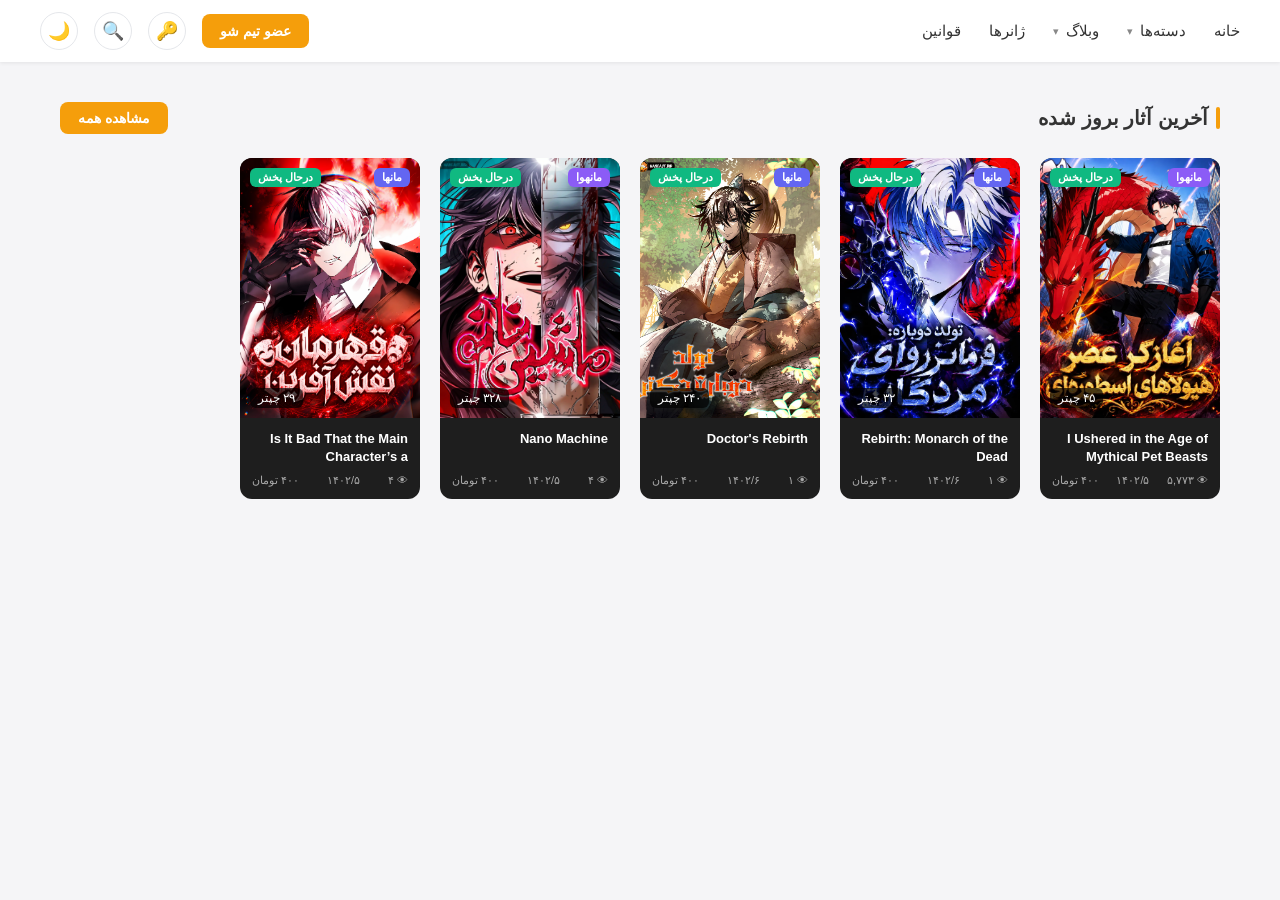
<file: index.html>
<!DOCTYPE html>
<html lang="fa" dir="rtl">

<head>
    <meta charset="UTF-8">
    <meta name="viewport" content="width=device-width, initial-scale=1.0">
    <title>کتاب لند</title>
    <link rel="stylesheet" href="Css/menu.css">
</head>

<body>

    <!-- ==================== هدر ==================== -->
    <header class="header">

        <!-- ==================== منو ==================== -->
        <nav class="nav">
            <a href="index.html">خانه</a>

            <div class="dropdown">
                <a href="#" class="has-dropdown">دسته‌ها</a>
                <ul class="dropdown-menu">
                    <li><a href="#">همه</a></li>
                    <li><a href="#">مانها</a></li>
                    <li><a href="#">مانهوا</a></li>
                    <li><a href="#">ناوال</a></li>
                </ul>
            </div>

            <div class="dropdown">
                <a href="#" class="has-dropdown">وبلاگ</a>
                <ul class="dropdown-menu">
                    <li><a href="#">مقالات</a></li>
                    <li><a href="#">اخبار</a></li>
                    <li><a href="#">نقد و بررسی</a></li>
                </ul>
            </div>

            <a href="#">ژانرها</a>
            <a href="#">قوانین</a>
        </nav>

        <!-- ==================== دکمه‌های هدر ==================== -->
        <div class="header-right">

            <button class="btn-team">عضو تیم شو</button>

            <!-- دکمه ورود / پروفایل -->
            <button type="button" class="icon-btn" id="profile-btn" title="ورود به حساب" onclick="goToProfile()">
               🔑
            </button>

            <!-- جستجو -->
            <button class="icon-btn" id="search-btn" title="جستجو" onclick="openSearch()">
                🔍
            </button>

            <!-- دارک مود -->
            <button class="icon-btn" id="theme-toggle" title="تغییر تم">
                🌙
            </button>

        </div>
    </header>

    <!-- ==================== پنجره جستجو ==================== -->
    <div id="search-box" class="search-box">
        <div class="search-header">
            <input type="text" id="search-input" placeholder="نام مانهوا، مانها یا ناوال را جستجو کنید..." autocomplete="off">
            <button class="search-close" onclick="closeSearch()">✕</button>
        </div>
        <div id="search-results"></div>
    </div>

    <!-- ==================== آخرین آثار ==================== -->
    <section class="latest-section">
        <div class="section-header">
            <h2 class="section-title">آخرین آثار بروز شده</h2>
            <a href="#" class="btn-view-all">مشاهده همه</a>
        </div>

        <div class="cards-container">

            <!-- کارت ۱ -->
            <a href="detail-mythical.html" class="card">
                <div class="card-image">
                    <img src="img/آغاز گر عصر هیولا های اسطوره ای.webp" alt="I Ushered in the Age of Mythical Pet Beasts">
                    <span class="badge badge-type purple">مانهوا</span>
                    <span class="badge badge-status">درحال پخش</span>
                    <span class="chapter">۴۵ چپتر</span>
                </div>
                <div class="card-info">
                    <h3 class="card-title">I Ushered in the Age of Mythical Pet Beasts</h3>
                    <div class="card-meta">
                        <span>👁 ۵,۷۷۳</span>
                        <span>۱۴۰۲/۵</span>
                        <span>۴۰۰ تومان</span>
                    </div>
                </div>
            </a>

            <!-- کارت ۲ -->
            <a href="detail.html" class="card">
                <div class="card-image">
                    <img src="img/فرمانروای مردگان.webp" alt="Rebirth: Monarch of the Dead">
                    <span class="badge badge-type">مانها</span>
                    <span class="badge badge-status">درحال پخش</span>
                    <span class="chapter">۳۲ چپتر</span>
                </div>
                <div class="card-info">
                    <h3 class="card-title">Rebirth: Monarch of the Dead</h3>
                    <div class="card-meta">
                        <span>👁 ۱</span>
                        <span>۱۴۰۲/۶</span>
                        <span>۴۰۰ تومان</span>
                    </div>
                </div>
            </a>

            <!-- کارت ۳ -->
            <a href="detail-doctor.html" class="card">
                <div class="card-image">
                    <img src="img/تولئ دوباره دکتر.jpg" alt="Doctor's Rebirth">
                    <span class="badge badge-type">مانها</span>
                    <span class="badge badge-status">درحال پخش</span>
                    <span class="chapter">۲۴۰ چپتر</span>
                </div>
                <div class="card-info">
                    <h3 class="card-title">Doctor's Rebirth</h3>
                    <div class="card-meta">
                        <span>👁 ۱</span>
                        <span>۱۴۰۲/۶</span>
                        <span>۴۰۰ تومان</span>
                    </div>
                </div>
            </a>

            <!-- کارت ۴ -->
            <a href="detail-nano.html" class="card">
                <div class="card-image">
                    <img src="img/نانو ماشین.webp" alt="Nano Machine">
                    <span class="badge badge-type purple">مانهوا</span>
                    <span class="badge badge-status">درحال پخش</span>
                    <span class="chapter">۳۲۸ چپتر</span>
                </div>
                <div class="card-info">
                    <h3 class="card-title">Nano Machine</h3>
                    <div class="card-meta">
                        <span>👁 ۴</span>
                        <span>۱۴۰۲/۵</span>
                        <span>۴۰۰ تومان</span>
                    </div>
                </div>
            </a>

            <!-- کارت ۵ -->
            <a href="detail-roleplayer.html" class="card">
                <div class="card-image">
                    <img src="img/قهرمان نقش آفرین.webp" alt="Is It Bad That the Main Character’s a Roleplayer?">
                    <span class="badge badge-type">مانها</span>
                    <span class="badge badge-status">درحال پخش</span>
                    <span class="chapter">۲۹ چپتر</span>
                </div>
                <div class="card-info">
                    <h3 class="card-title">Is It Bad That the Main Character’s a Roleplayer?</h3>
                    <div class="card-meta">
                        <span>👁 ۴</span>
                        <span>۱۴۰۲/۵</span>
                        <span>۴۰۰ تومان</span>
                    </div>
                </div>
            </a>

        </div>
    </section>

    <!-- ==================== استایل جستجو ==================== -->
    <style>
        .search-box {
            display: none;
            position: fixed;
            top: 80px;
            right: 50%;
            transform: translateX(50%);
            width: 520px;
            max-width: 90%;
            background: white;
            border-radius: 14px;
            padding: 15px;
            box-shadow: 0 10px 35px rgba(0, 0, 0, 0.25);
            z-index: 9999;
        }

        .search-header {
            display: flex;
            gap: 8px;
        }

        .search-header input {
            flex: 1;
            padding: 13px;
            border: 1px solid #ddd;
            border-radius: 8px;
            outline: none;
            font-size: 14px;
            direction: rtl;
        }

        .search-header input:focus {
            border-color: #f5a000;
        }

        .search-close {
            width: 45px;
            border: none;
            border-radius: 8px;
            cursor: pointer;
            background: #eeeeee;
            font-size: 18px;
        }

        .search-close:hover {
            background: #dddddd;
        }

        .search-result {
            display: flex;
            align-items: center;
            gap: 12px;
            padding: 10px;
            margin-top: 8px;
            border-radius: 8px;
            text-decoration: none;
            color: inherit;
            transition: 0.2s;
        }

        .search-result:hover {
            background: #f3f3f3;
        }

        .search-result img {
            width: 50px;
            height: 65px;
            object-fit: cover;
            border-radius: 6px;
        }

        .search-result-title {
            font-weight: bold;
            font-size: 14px;
        }

        .no-result {
            text-align: center;
            padding: 20px;
            color: #888;
        }

        .search-hint {
            text-align: center;
            color: #999;
            padding: 18px;
            font-size: 13px;
        }
    </style>

    <!-- ==================== JavaScript ==================== -->
    <script>
        /* ==================== اطلاعات آثار ==================== */
        const works = [
            {
                name: "I Ushered in the Age of Mythical Pet Beasts",
                keywords: "آغاز گر عصر هیولا های اسطوره ای آغازگر عصر هیولاهای اسطوره ای مانهوا mythical pet beasts",
                image: "img/آغاز گر عصر هیولا های اسطوره ای.webp",
                link: "detail-mythical.html"
            },
            {
                name: "Rebirth: Monarch of the Dead",
                keywords: "فرمانروای مردگان مانها rebirth monarch dead",
                image: "img/فرمانروای مردگان.webp",
                link: "detail.html"
            },
            {
                name: "Doctor's Rebirth",
                keywords: "تولد دوباره دکتر تولد دوباره دکتر مانها doctor rebirth",
                image: "img/تولئ دوباره دکتر.jpg",
                link: "detail-doctor.html"
            },
            {
                name: "Nano Machine",
                keywords: "نانو ماشین مانهوا nano machine",
                image: "img/نانو ماشین.webp",
                link: "detail-nano.html"
            },
            {
                name: "Is It Bad That the Main Character’s a Roleplayer?",
                keywords: "قهرمان نقش آفرین قهرمان نقش آفرین مانهوا roleplayer",
                image: "img/قهرمان نقش آفرین.webp",
                link: "detail-roleplayer.html"
            }
        ];

        /* ==================== باز کردن سرچ ==================== */
        function openSearch() {
            const searchBox = document.getElementById("search-box");
            searchBox.style.display = "block";
            document.getElementById("search-input").focus();
        }

        /* ==================== بستن سرچ ==================== */
        function closeSearch() {
            const searchBox = document.getElementById("search-box");
            searchBox.style.display = "none";
            document.getElementById("search-input").value = "";
            document.getElementById("search-results").innerHTML = "";
        }

        /* ==================== جستجو ==================== */
        document.getElementById("search-input").addEventListener("input", function () {
            const search = this.value.trim().toLowerCase();
            const results = document.getElementById("search-results");
            results.innerHTML = "";

            if (search === "") {
                results.innerHTML = '<div class="search-hint">نام اثر مورد نظر را جستجو کنید 🔍</div>';
                return;
            }

            const found = works.filter(function (work) {
                return work.name.toLowerCase().includes(search) ||
                       work.keywords.toLowerCase().includes(search);
            });

            if (found.length === 0) {
                results.innerHTML = '<div class="no-result">اثری با این نام پیدا نشد ❌</div>';
                return;
            }

            found.forEach(function (work) {
                results.innerHTML += `
                    <a href="${work.link}" class="search-result">
                        <img src="${work.image}" alt="${work.name}">
                        <div class="search-result-title">${work.name}</div>
                    </a>
                `;
            });
        });

        /* ==================== پروفایل / ورود ==================== */
        function updateProfileButton() {
            const btn = document.getElementById("profile-btn");
            const loggedUser = localStorage.getItem("ketabLandLoggedUser");

            if (loggedUser) {
                btn.innerHTML = "👤";
                btn.title = "پروفایل";
            } else {
                btn.innerHTML = "🔑";
                btn.title = "ورود به حساب";
            }
        }

        function goToProfile() {
            const loggedUser = localStorage.getItem("ketabLandLoggedUser");

            if (loggedUser) {
                try {
                    const user = JSON.parse(loggedUser);
                    window.location.href = "profile.html";
                    // اگر صفحه پروفایل ساختی این خط رو فعال کن:
                    // window.location.href = "profile.html";
                } catch (error) {
                    localStorage.removeItem("ketabLandLoggedUser");
                    window.location.href = "login.html";
                }
            } else {
                window.location.href = "login.html";
            }
        }

        // وقتی صفحه لود شد آیکون درست رو نشون بده
        updateProfileButton();

        /* ==================== دارک مود ==================== */
        const toggleBtn = document.getElementById("theme-toggle");
        const body = document.body;

        if (localStorage.getItem("theme") === "dark") {
            body.classList.add("dark-mode");
            toggleBtn.textContent = "☀️";
        }

        toggleBtn.addEventListener("click", () => {
            body.classList.toggle("dark-mode");

            if (body.classList.contains("dark-mode")) {
                toggleBtn.textContent = "☀️";
                localStorage.setItem("theme", "dark");
            } else {
                toggleBtn.textContent = "🌙";
                localStorage.setItem("theme", "light");
            }
        });
    </script>

</body>
</html>
</file>
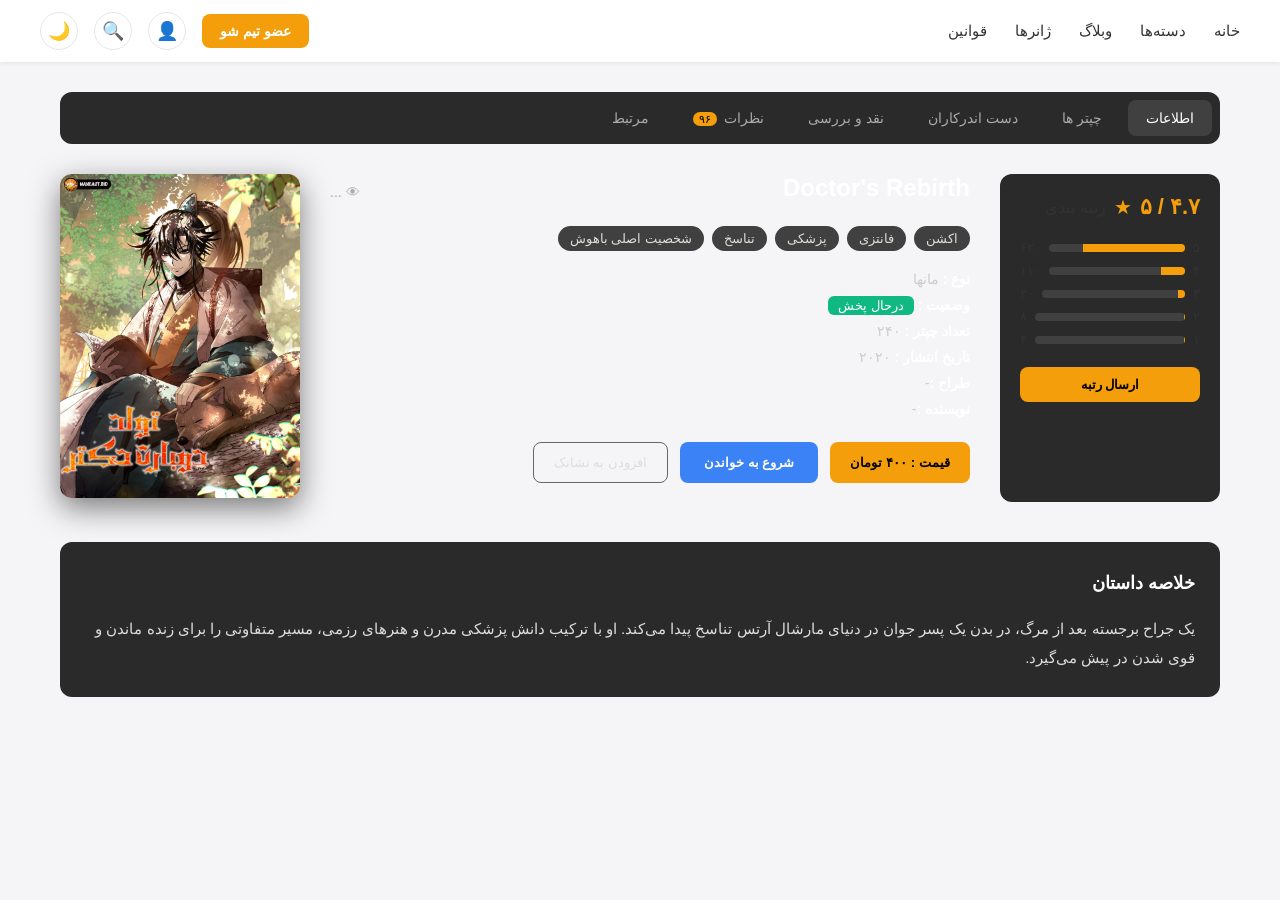
<file: detail-doctor.html>
<!DOCTYPE html>
<html lang="fa" dir="rtl">
<head>
    <meta charset="UTF-8">
    <meta name="viewport" content="width=device-width, initial-scale=1.0">
    <title>Doctor's Rebirth - کتاب لند</title>
    <link rel="stylesheet" href="Css/menu.css">
    <link rel="stylesheet" href="Css/detail.css">
</head>
<body>
    <header class="header">
        <nav class="nav">
            <a href="index.html">خانه</a>
            <a href="#">دسته‌ها</a>
            <a href="#">وبلاگ</a>
            <a href="#">ژانرها</a>
            <a href="#">قوانین</a>
        </nav>
        <div class="header-right">
            <button class="btn-team">عضو تیم شو</button>
            <button class="icon-btn">👤</button>
            <button class="icon-btn">🔍</button>
            <button class="icon-btn" id="theme-toggle">🌙</button>
        </div>
    </header>

    <main class="detail-page">
        <div class="detail-tabs">
            <button class="tab active" data-tab="info">اطلاعات</button>
            <button class="tab" data-tab="chapters">چپتر ها</button>
            <button class="tab" data-tab="staff">دست اندرکاران</button>
            <button class="tab" data-tab="review">نقد و بررسی</button>
            <button class="tab" data-tab="comments">نظرات <span class="badge-count">۹۶</span></button>
            <button class="tab" data-tab="related">مرتبط</button>
        </div>

        <div class="tab-content active" id="info">
            <div class="detail-content">
                <div class="rating-box">
                    <div class="rating-header">
                        <span class="rating-score">۴.۷ / ۵</span>
                        <span class="rating-star">★</span>
                        <span>رتبه بندی</span>
                    </div>
                    <div class="rating-bars">
                        <div class="bar-row"><span>۵</span><div class="bar"><div class="fill" style="width:75%"></div></div><span>۶۲۰</span></div>
                        <div class="bar-row"><span>۴</span><div class="bar"><div class="fill" style="width:18%"></div></div><span>۱۱۰</span></div>
                        <div class="bar-row"><span>۳</span><div class="bar"><div class="fill" style="width:5%"></div></div><span>۳۰</span></div>
                        <div class="bar-row"><span>۲</span><div class="bar"><div class="fill" style="width:1%"></div></div><span>۸</span></div>
                        <div class="bar-row"><span>۱</span><div class="bar"><div class="fill" style="width:1%"></div></div><span>۴</span></div>
                    </div>
                    <button class="btn-rate">ارسال رتبه</button>
                </div>

                <div class="info-section">
                    <div class="title-row">
                        <h1>Doctor's Rebirth</h1>
                        <span class="views">👁 <span id="view-count">...</span></span>
                    </div>
                    <div class="tags">
                        <span class="tag">اکشن</span>
                        <span class="tag">فانتزی</span>
                        <span class="tag">پزشکی</span>
                        <span class="tag">تناسخ</span>
                        <span class="tag">شخصیت اصلی باهوش</span>
                    </div>
                    <div class="meta-info">
                        <div><strong>نوع :</strong> مانها</div>
                        <div><strong>وضعیت :</strong> <span class="status">درحال پخش</span></div>
                        <div><strong>تعداد چپتر :</strong> ۲۴۰</div>
                        <div><strong>تاریخ انتشار :</strong> ۲۰۲۰</div>
                        <div><strong>طراح :</strong>-</div>
                        <div><strong>نویسنده :</strong>-</div>
                    </div>
                    <div class="action-buttons">
                        <button class="btn-price">قیمت : ۴۰۰ تومان</button>
                        <button class="btn-read">شروع به خواندن</button>
                        <button class="btn-bookmark">افزودن به نشانک</button>
                    </div>
                </div>

                <div class="cover-section">
                    <img src="img/تولئ دوباره دکتر.jpg" alt="Doctor's Rebirth" class="cover-img">
                </div>
            </div>

            <div class="summary-section">
                <h3>خلاصه داستان</h3>
                <p>
                    یک جراح برجسته بعد از مرگ، در بدن یک پسر جوان در دنیای مارشال آرتس تناسخ پیدا می‌کند. 
                    او با ترکیب دانش پزشکی مدرن و هنرهای رزمی، مسیر متفاوتی را برای زنده ماندن و قوی شدن در پیش می‌گیرد.
                </p>
            </div>
        </div>

        <div class="tab-content" id="chapters"><p class="coming-soon">چپترها به زودی...</p></div>
        <div class="tab-content" id="staff"><p class="coming-soon">دست اندرکاران به زودی...</p></div>
        <div class="tab-content" id="review"><p class="coming-soon">نقد و بررسی به زودی...</p></div>
        <div class="tab-content" id="comments"><p class="coming-soon">نظرات به زودی...</p></div>
        <div class="tab-content" id="related"><p class="coming-soon">آثار مرتبط به زودی...</p></div>
    </main>

    <script>
        document.querySelectorAll('.tab').forEach(tab => {
            tab.addEventListener('click', () => {
                document.querySelectorAll('.tab').forEach(t => t.classList.remove('active'));
                document.querySelectorAll('.tab-content').forEach(c => c.classList.remove('active'));
                tab.classList.add('active');
                document.getElementById(tab.dataset.tab).classList.add('active');
            });
        });

        fetch('https://api.countapi.xyz/hit/ketabland/doctors-rebirth')
            .then(res => res.json())
            .then(data => document.getElementById('view-count').textContent = data.value.toLocaleString('en-US'));

        const toggleBtn = document.getElementById('theme-toggle');
        if (localStorage.getItem('theme') === 'dark') {
            document.body.classList.add('dark-mode');
            toggleBtn.textContent = '☀️';
        }
        toggleBtn.addEventListener('click', () => {
            document.body.classList.toggle('dark-mode');
            toggleBtn.textContent = document.body.classList.contains('dark-mode') ? '☀️' : '🌙';
            localStorage.setItem('theme', document.body.classList.contains('dark-mode') ? 'dark' : 'light');
        });
    </script>
</body>
</html>
</file>
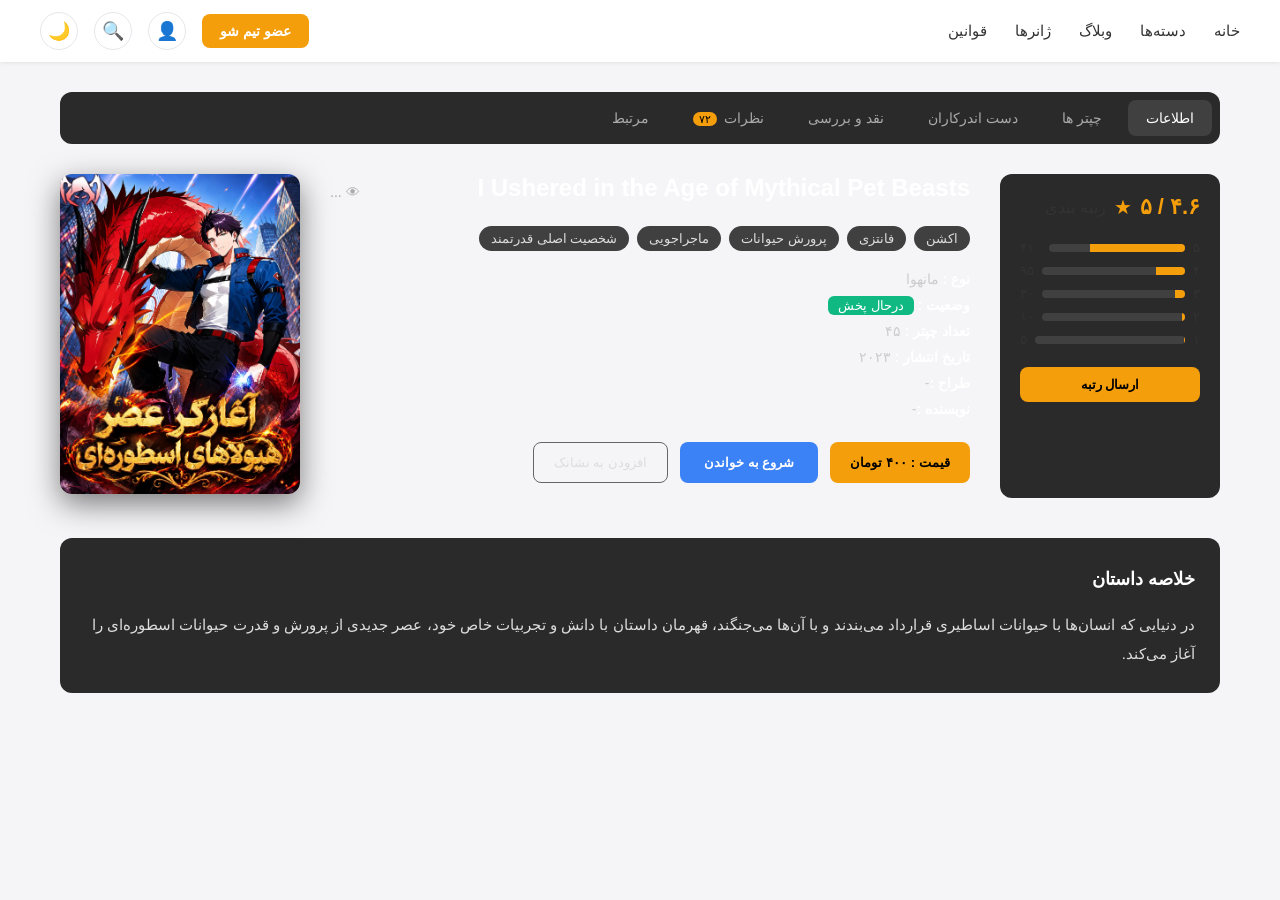
<file: detail-mythical.html>
<!DOCTYPE html>
<html lang="fa" dir="rtl">
<head>
    <meta charset="UTF-8">
    <meta name="viewport" content="width=device-width, initial-scale=1.0">
    <title>I Ushered in the Age of Mythical Pet Beasts - کتاب لند</title>
    <link rel="stylesheet" href="Css/menu.css">
    <link rel="stylesheet" href="Css/detail.css">
</head>
<body>
    <header class="header">
        <nav class="nav">
            <a href="index.html">خانه</a>
            <a href="#">دسته‌ها</a>
            <a href="#">وبلاگ</a>
            <a href="#">ژانرها</a>
            <a href="#">قوانین</a>
        </nav>
        <div class="header-right">
            <button class="btn-team">عضو تیم شو</button>
            <button class="icon-btn">👤</button>
            <button class="icon-btn">🔍</button>
            <button class="icon-btn" id="theme-toggle">🌙</button>
        </div>
    </header>

    <main class="detail-page">
        <div class="detail-tabs">
            <button class="tab active" data-tab="info">اطلاعات</button>
            <button class="tab" data-tab="chapters">چپتر ها</button>
            <button class="tab" data-tab="staff">دست اندرکاران</button>
            <button class="tab" data-tab="review">نقد و بررسی</button>
            <button class="tab" data-tab="comments">نظرات <span class="badge-count">۷۲</span></button>
            <button class="tab" data-tab="related">مرتبط</button>
        </div>

        <div class="tab-content active" id="info">
            <div class="detail-content">
                <div class="rating-box">
                    <div class="rating-header">
                        <span class="rating-score">۴.۶ / ۵</span>
                        <span class="rating-star">★</span>
                        <span>رتبه بندی</span>
                    </div>
                    <div class="rating-bars">
                        <div class="bar-row"><span>۵</span><div class="bar"><div class="fill" style="width:70%"></div></div><span>۴۱۰</span></div>
                        <div class="bar-row"><span>۴</span><div class="bar"><div class="fill" style="width:20%"></div></div><span>۹۵</span></div>
                        <div class="bar-row"><span>۳</span><div class="bar"><div class="fill" style="width:7%"></div></div><span>۳۰</span></div>
                        <div class="bar-row"><span>۲</span><div class="bar"><div class="fill" style="width:2%"></div></div><span>۱۰</span></div>
                        <div class="bar-row"><span>۱</span><div class="bar"><div class="fill" style="width:1%"></div></div><span>۵</span></div>
                    </div>
                    <button class="btn-rate">ارسال رتبه</button>
                </div>

                <div class="info-section">
                    <div class="title-row">
                        <h1>I Ushered in the Age of Mythical Pet Beasts</h1>
                        <span class="views">👁 <span id="view-count">...</span></span>
                    </div>
                    <div class="tags">
                        <span class="tag">اکشن</span>
                        <span class="tag">فانتزی</span>
                        <span class="tag">پرورش حیوانات</span>
                        <span class="tag">ماجراجویی</span>
                        <span class="tag">شخصیت اصلی قدرتمند</span>
                    </div>
                    <div class="meta-info">
                        <div><strong>نوع :</strong> مانهوا</div>
                        <div><strong>وضعیت :</strong> <span class="status">درحال پخش</span></div>
                        <div><strong>تعداد چپتر :</strong> ۴۵</div>
                        <div><strong>تاریخ انتشار :</strong> ۲۰۲۳</div>
                        <div><strong>طراح :</strong>-</div>
                        <div><strong>نویسنده :</strong>-</div>
                    </div>
                    <div class="action-buttons">
                        <button class="btn-price">قیمت : ۴۰۰ تومان</button>
                        <button class="btn-read">شروع به خواندن</button>
                        <button class="btn-bookmark">افزودن به نشانک</button>
                    </div>
                </div>

                <div class="cover-section">
                    <img src="img/آغاز گر عصر هیولا های اسطوره ای.webp" alt="I Ushered in the Age of Mythical Pet Beasts" class="cover-img">
                </div>
            </div>

            <div class="summary-section">
                <h3>خلاصه داستان</h3>
                <p>
                    در دنیایی که انسان‌ها با حیوانات اساطیری قرارداد می‌بندند و با آن‌ها می‌جنگند، 
                    قهرمان داستان با دانش و تجربیات خاص خود، عصر جدیدی از پرورش و قدرت حیوانات اسطوره‌ای را آغاز می‌کند.
                </p>
            </div>
        </div>

        <div class="tab-content" id="chapters"><p class="coming-soon">چپترها به زودی...</p></div>
        <div class="tab-content" id="staff"><p class="coming-soon">دست اندرکاران به زودی...</p></div>
        <div class="tab-content" id="review"><p class="coming-soon">نقد و بررسی به زودی...</p></div>
        <div class="tab-content" id="comments"><p class="coming-soon">نظرات به زودی...</p></div>
        <div class="tab-content" id="related"><p class="coming-soon">آثار مرتبط به زودی...</p></div>
    </main>

    <script>
        document.querySelectorAll('.tab').forEach(tab => {
            tab.addEventListener('click', () => {
                document.querySelectorAll('.tab').forEach(t => t.classList.remove('active'));
                document.querySelectorAll('.tab-content').forEach(c => c.classList.remove('active'));
                tab.classList.add('active');
                document.getElementById(tab.dataset.tab).classList.add('active');
            });
        });

        fetch('https://api.countapi.xyz/hit/ketabland/mythical-beasts')
            .then(res => res.json())
            .then(data => document.getElementById('view-count').textContent = data.value.toLocaleString('en-US'));

        const toggleBtn = document.getElementById('theme-toggle');
        if (localStorage.getItem('theme') === 'dark') {
            document.body.classList.add('dark-mode');
            toggleBtn.textContent = '☀️';
        }
        toggleBtn.addEventListener('click', () => {
            document.body.classList.toggle('dark-mode');
            toggleBtn.textContent = document.body.classList.contains('dark-mode') ? '☀️' : '🌙';
            localStorage.setItem('theme', document.body.classList.contains('dark-mode') ? 'dark' : 'light');
        });
    </script>
</body>
</html>
</file>
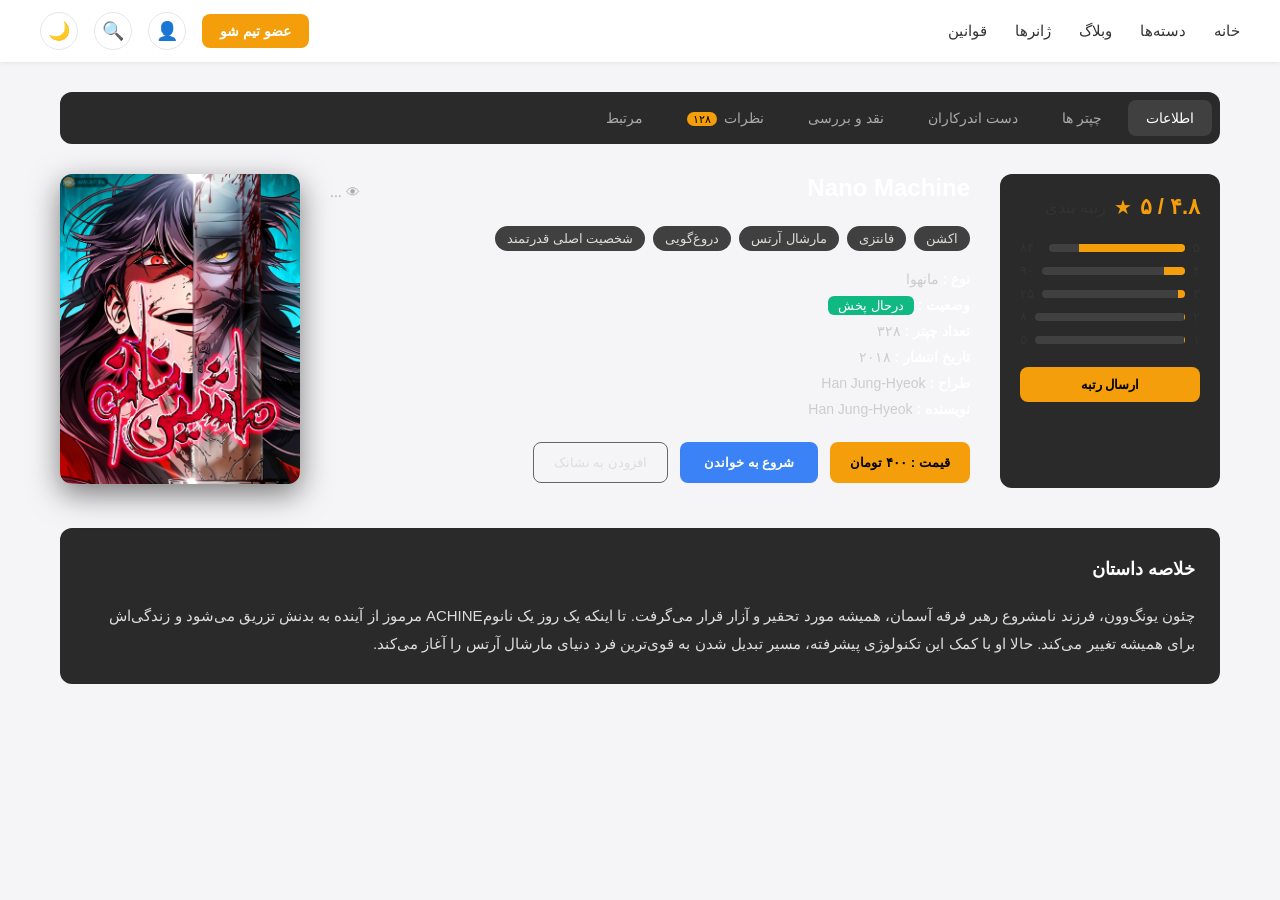
<file: detail-nano.html>
<!DOCTYPE html>
<html lang="fa" dir="rtl">
<head>
    <meta charset="UTF-8">
    <meta name="viewport" content="width=device-width, initial-scale=1.0">
    <title>Nano Machine - کتاب لند</title>
    <link rel="stylesheet" href="Css/menu.css">
    <link rel="stylesheet" href="Css/detail.css">
</head>
<body>
    <header class="header">
        <nav class="nav">
            <a href="index.html">خانه</a>
            <a href="#">دسته‌ها</a>
            <a href="#">وبلاگ</a>
            <a href="#">ژانرها</a>
            <a href="#">قوانین</a>
        </nav>
        <div class="header-right">
            <button class="btn-team">عضو تیم شو</button>
            <button class="icon-btn">👤</button>
            <button class="icon-btn">🔍</button>
            <button class="icon-btn" id="theme-toggle">🌙</button>
        </div>
    </header>

    <main class="detail-page">
        <div class="detail-tabs">
            <button class="tab active" data-tab="info">اطلاعات</button>
            <button class="tab" data-tab="chapters">چپتر ها</button>
            <button class="tab" data-tab="staff">دست اندرکاران</button>
            <button class="tab" data-tab="review">نقد و بررسی</button>
            <button class="tab" data-tab="comments">نظرات <span class="badge-count">۱۲۸</span></button>
            <button class="tab" data-tab="related">مرتبط</button>
        </div>

        <div class="tab-content active" id="info">
            <div class="detail-content">
                <div class="rating-box">
                    <div class="rating-header">
                        <span class="rating-score">۴.۸ / ۵</span>
                        <span class="rating-star">★</span>
                        <span>رتبه بندی</span>
                    </div>
                    <div class="rating-bars">
                        <div class="bar-row"><span>۵</span><div class="bar"><div class="fill" style="width:78%"></div></div><span>۸۴۰</span></div>
                        <div class="bar-row"><span>۴</span><div class="bar"><div class="fill" style="width:15%"></div></div><span>۹۰</span></div>
                        <div class="bar-row"><span>۳</span><div class="bar"><div class="fill" style="width:5%"></div></div><span>۲۵</span></div>
                        <div class="bar-row"><span>۲</span><div class="bar"><div class="fill" style="width:1%"></div></div><span>۸</span></div>
                        <div class="bar-row"><span>۱</span><div class="bar"><div class="fill" style="width:1%"></div></div><span>۵</span></div>
                    </div>
                    <button class="btn-rate">ارسال رتبه</button>
                </div>

                <div class="info-section">
                    <div class="title-row">
                        <h1>Nano Machine</h1>
                        <span class="views">👁 <span id="view-count">...</span></span>
                    </div>
                    <div class="tags">
                        <span class="tag">اکشن</span>
                        <span class="tag">فانتزی</span>
                        <span class="tag">مارشال آرتس</span>
                        <span class="tag">دروغ‌گویی</span>
                        <span class="tag">شخصیت اصلی قدرتمند</span>
                    </div>
                    <div class="meta-info">
                        <div><strong>نوع :</strong> مانهوا</div>
                        <div><strong>وضعیت :</strong> <span class="status">درحال پخش</span></div>
                        <div><strong>تعداد چپتر :</strong> ۳۲۸</div>
                        <div><strong>تاریخ انتشار :</strong> ۲۰۱۸</div>
                        <div><strong>طراح :</strong> Han Jung-Hyeok</div>
                        <div><strong>نویسنده :</strong> Han Jung-Hyeok</div>
                    </div>
                    <div class="action-buttons">
                        <button class="btn-price">قیمت : ۴۰۰ تومان</button>
                        <button class="btn-read">شروع به خواندن</button>
                        <button class="btn-bookmark">افزودن به نشانک</button>
                    </div>
                </div>

                <div class="cover-section">
                    <img src="img/نانو ماشین.webp" alt="Nano Machine" class="cover-img">
                </div>
            </div>

            <div class="summary-section">
                <h3>خلاصه داستان</h3>
                <p>
                    چئون یونگ‌وون، فرزند نامشروع رهبر فرقه آسمان، همیشه مورد تحقیر و آزار قرار می‌گرفت. 
                    تا اینکه یک روز یک نانومACHINE مرموز از آینده به بدنش تزریق می‌شود و زندگی‌اش برای همیشه تغییر می‌کند. 
                    حالا او با کمک این تکنولوژی پیشرفته، مسیر تبدیل شدن به قوی‌ترین فرد دنیای مارشال آرتس را آغاز می‌کند.
                </p>
            </div>
        </div>

        <div class="tab-content" id="chapters">
            <p class="coming-soon">چپترها به زودی اضافه می‌شوند...</p>
        </div>
        <div class="tab-content" id="staff"><p class="coming-soon">دست اندرکاران به زودی...</p></div>
        <div class="tab-content" id="review"><p class="coming-soon">نقد و بررسی به زودی...</p></div>
        <div class="tab-content" id="comments"><p class="coming-soon">نظرات به زودی...</p></div>
        <div class="tab-content" id="related"><p class="coming-soon">آثار مرتبط به زودی...</p></div>
    </main>

    <script>
        document.querySelectorAll('.tab').forEach(tab => {
            tab.addEventListener('click', () => {
                document.querySelectorAll('.tab').forEach(t => t.classList.remove('active'));
                document.querySelectorAll('.tab-content').forEach(c => c.classList.remove('active'));
                tab.classList.add('active');
                document.getElementById(tab.dataset.tab).classList.add('active');
            });
        });

        fetch('https://api.countapi.xyz/hit/ketabland/nano-machine')
            .then(res => res.json())
            .then(data => document.getElementById('view-count').textContent = data.value.toLocaleString('en-US'));

        const toggleBtn = document.getElementById('theme-toggle');
        if (localStorage.getItem('theme') === 'dark') {
            document.body.classList.add('dark-mode');
            toggleBtn.textContent = '☀️';
        }
        toggleBtn.addEventListener('click', () => {
            document.body.classList.toggle('dark-mode');
            toggleBtn.textContent = document.body.classList.contains('dark-mode') ? '☀️' : '🌙';
            localStorage.setItem('theme', document.body.classList.contains('dark-mode') ? 'dark' : 'light');
        });
    </script>
</body>
</html>
</file>
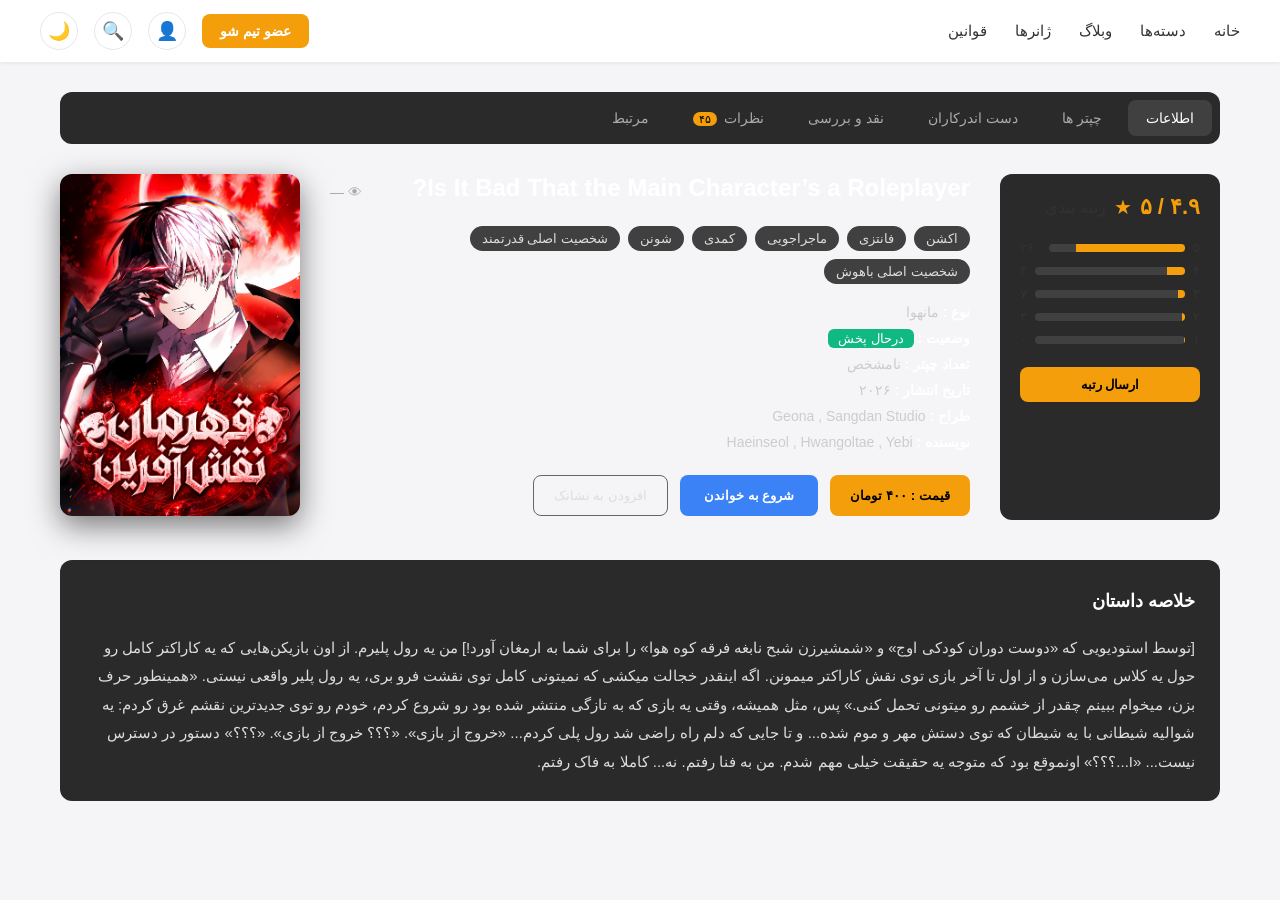
<file: detail-roleplayer.html>
<!DOCTYPE html>
<html lang="fa" dir="rtl">
<head>
    <meta charset="UTF-8">
    <meta name="viewport" content="width=device-width, initial-scale=1.0">
    <title>Is It Bad That the Main Character’s a Roleplayer? - کتاب لند</title>
    <link rel="stylesheet" href="Css/menu.css">
    <link rel="stylesheet" href="Css/detail.css">
</head>
<body>

    <!-- هدر -->
    <header class="header">
        <nav class="nav">
            <a href="index.html">خانه</a>
            <a href="#">دسته‌ها</a>
            <a href="#">وبلاگ</a>
            <a href="#">ژانرها</a>
            <a href="#">قوانین</a>
        </nav>
        <div class="header-right">
            <button class="btn-team">عضو تیم شو</button>
            <button class="icon-btn">👤</button>
            <button class="icon-btn">🔍</button>
            <button class="icon-btn" id="theme-toggle">🌙</button>
        </div>
    </header>

    <main class="detail-page">

        <!-- تب‌ها -->
        <div class="detail-tabs">
            <button class="tab active" data-tab="info">اطلاعات</button>
            <button class="tab" data-tab="chapters">چپتر ها</button>
            <button class="tab" data-tab="staff">دست اندرکاران</button>
            <button class="tab" data-tab="review">نقد و بررسی</button>
            <button class="tab" data-tab="comments">نظرات <span class="badge-count">۴۵</span></button>
            <button class="tab" data-tab="related">مرتبط</button>
        </div>

        <!-- تب اطلاعات -->
        <div class="tab-content active" id="info">
            <div class="detail-content">

                <!-- امتیاز -->
                <div class="rating-box">
                    <div class="rating-header">
                        <span class="rating-score">۴.۹ / ۵</span>
                        <span class="rating-star">★</span>
                        <span>رتبه بندی</span>
                    </div>
                    <div class="rating-bars">
                        <div class="bar-row"><span>۵</span><div class="bar"><div class="fill" style="width:80%"></div></div><span>۲۶۰</span></div>
                        <div class="bar-row"><span>۴</span><div class="bar"><div class="fill" style="width:12%"></div></div><span>۳</span></div>
                        <div class="bar-row"><span>۳</span><div class="bar"><div class="fill" style="width:5%"></div></div><span>۷</span></div>
                        <div class="bar-row"><span>۲</span><div class="bar"><div class="fill" style="width:2%"></div></div><span>۳</span></div>
                        <div class="bar-row"><span>۱</span><div class="bar"><div class="fill" style="width:1%"></div></div><span>۰</span></div>
                    </div>
                    <button class="btn-rate">ارسال رتبه</button>
                </div>

                <!-- اطلاعات -->
                <div class="info-section">
                    <div class="title-row">
                        <h1>Is It Bad That the Main Character’s a Roleplayer?</h1>
                        <span class="views">👁 <span id="view-count">...</span></span>
                    </div>

                    <div class="tags">
                        <span class="tag">اکشن</span>
                        <span class="tag">فانتزی</span>
                        <span class="tag">ماجراجویی</span>
                        <span class="tag">کمدی</span>
                        <span class="tag">شونن</span>
                        <span class="tag">شخصیت اصلی قدرتمند</span>
                        <span class="tag">شخصیت اصلی باهوش</span>
                    </div>

                    <div class="meta-info">
                        <div><strong>نوع :</strong> مانهوا</div>
                        <div><strong>وضعیت :</strong> <span class="status">درحال پخش</span></div>
                        <div><strong>تعداد چپتر :</strong> نامشخص</div>
                        <div><strong>تاریخ انتشار :</strong> ۲۰۲۶</div>
                        <div><strong>طراح :</strong> Geona , Sangdan Studio</div>
                        <div><strong>نویسنده :</strong> Haeinseol , Hwangoltae , Yebi</div>
                    </div>

                    <div class="action-buttons">
                        <button class="btn-price">قیمت : ۴۰۰ تومان</button>
                        <button class="btn-read">شروع به خواندن</button>
                        <button class="btn-bookmark">افزودن به نشانک</button>
                    </div>
                </div>

                <!-- کاور -->
                <div class="cover-section">
                    <img src="img/قهرمان نقش آفرین.webp" alt="Is It Bad That the Main Character’s a Roleplayer?" class="cover-img">
                </div>
            </div>

            <!-- خلاصه داستان -->
            <div class="summary-section">
                <h3>خلاصه داستان</h3>
                <p>
                    [توسط استودیویی که «دوست دوران کودکی اوج» و «شمشیرزن شبح نابغه فرقه کوه هوا» را برای شما به ارمغان آورد!] 
                    من یه رول پلیرم. از اون بازیکن‌هایی که یه کاراکتر کامل رو حول یه کلاس می‌سازن و از اول تا آخر بازی توی نقش کاراکتر میمونن. 
                    اگه اینقدر خجالت میکشی که نمیتونی کامل توی نقشت فرو بری، یه رول پلیر واقعی نیستی. 
                    «همینطور حرف بزن، میخوام ببینم چقدر از خشمم رو میتونی تحمل کنی.» 
                    پس، مثل همیشه، وقتی یه بازی که به تازگی منتشر شده بود رو شروع کردم، خودم رو توی جدیدترین نقشم غرق کردم: 
                    یه شوالیه شیطانی با یه شیطان که توی دستش مهر و موم شده... و تا جایی که دلم راه راضی شد رول پلی کردم... 
                    «خروج از بازی». «؟؟؟ خروج از بازی». «؟؟؟» دستور در دسترس نیست... «I...؟؟؟» اونموقع بود که متوجه یه حقیقت خیلی مهم شدم. 
                    من به فنا رفتم. نه... کاملا به فاک رفتم.
                </p>
            </div>
        </div>

        <!-- تب چپترها -->
        <div class="tab-content" id="chapters">
            <div class="chapters-header">
                <div class="chapters-info">
                    <span>۸ قسمت</span>
                    <span class="free-count">۱ قسمت رایگان</span>
                </div>
                <div class="chapters-actions">
                    <button class="btn-group-buy">خرید گروهی</button>
                </div>
            </div>

            <div class="chapters-grid">
                <a href="#" class="chapter-card free">
                    <div class="chapter-img">
                        <img src="img/قهرمان نقش آفرین.webp" alt="">
                    </div>
                    <div class="chapter-info">
                        <span class="chapter-num">قسمت ۱</span>
                        <span class="chapter-date">۱۴۰۵ مرداد ۰۱</span>
                        <button class="btn-chapter free-btn">رایگان</button>
                    </div>
                </a>

                <div class="chapter-card locked">
                    <div class="chapter-img">
                        <img src="img/قهرمان نقش آفرین.webp" alt="">
                        <span class="lock">🔒</span>
                    </div>
                    <div class="chapter-info">
                        <span class="chapter-num">قسمت ۲</span>
                        <span class="chapter-date">۱۴۰۵ مرداد ۰۸</span>
                        <button class="btn-chapter">اشتراکی</button>
                    </div>
                </div>
            </div>
        </div>

        <!-- تب‌های دیگر -->
        <div class="tab-content" id="staff"><p class="coming-soon">دست اندرکاران به زودی...</p></div>
        <div class="tab-content" id="review"><p class="coming-soon">نقد و بررسی به زودی...</p></div>
        <div class="tab-content" id="comments"><p class="coming-soon">نظرات به زودی...</p></div>
        <div class="tab-content" id="related"><p class="coming-soon">آثار مرتبط به زودی...</p></div>

    </main>

    <script>
        // تغییر تب‌ها
        document.querySelectorAll('.tab').forEach(tab => {
            tab.addEventListener('click', () => {
                document.querySelectorAll('.tab').forEach(t => t.classList.remove('active'));
                document.querySelectorAll('.tab-content').forEach(c => c.classList.remove('active'));
                tab.classList.add('active');
                document.getElementById(tab.dataset.tab).classList.add('active');
            });
        });

        // شمارنده بازدید
        fetch('https://api.countapi.xyz/hit/ketabland/roleplayer')
            .then(res => res.json())
            .then(data => {
                document.getElementById('view-count').textContent = data.value.toLocaleString('en-US');
            })
            .catch(() => {
                document.getElementById('view-count').textContent = "—";
            });

        // دارک مود
        const toggleBtn = document.getElementById('theme-toggle');
        const body = document.body;

        if (localStorage.getItem('theme') === 'dark') {
            body.classList.add('dark-mode');
            toggleBtn.textContent = '☀️';
        }

        toggleBtn.addEventListener('click', () => {
            body.classList.toggle('dark-mode');
            if (body.classList.contains('dark-mode')) {
                toggleBtn.textContent = '☀️';
                localStorage.setItem('theme', 'dark');
            } else {
                toggleBtn.textContent = '🌙';
                localStorage.setItem('theme', 'light');
            }
        });
    </script>

</body>
</html>
</file>
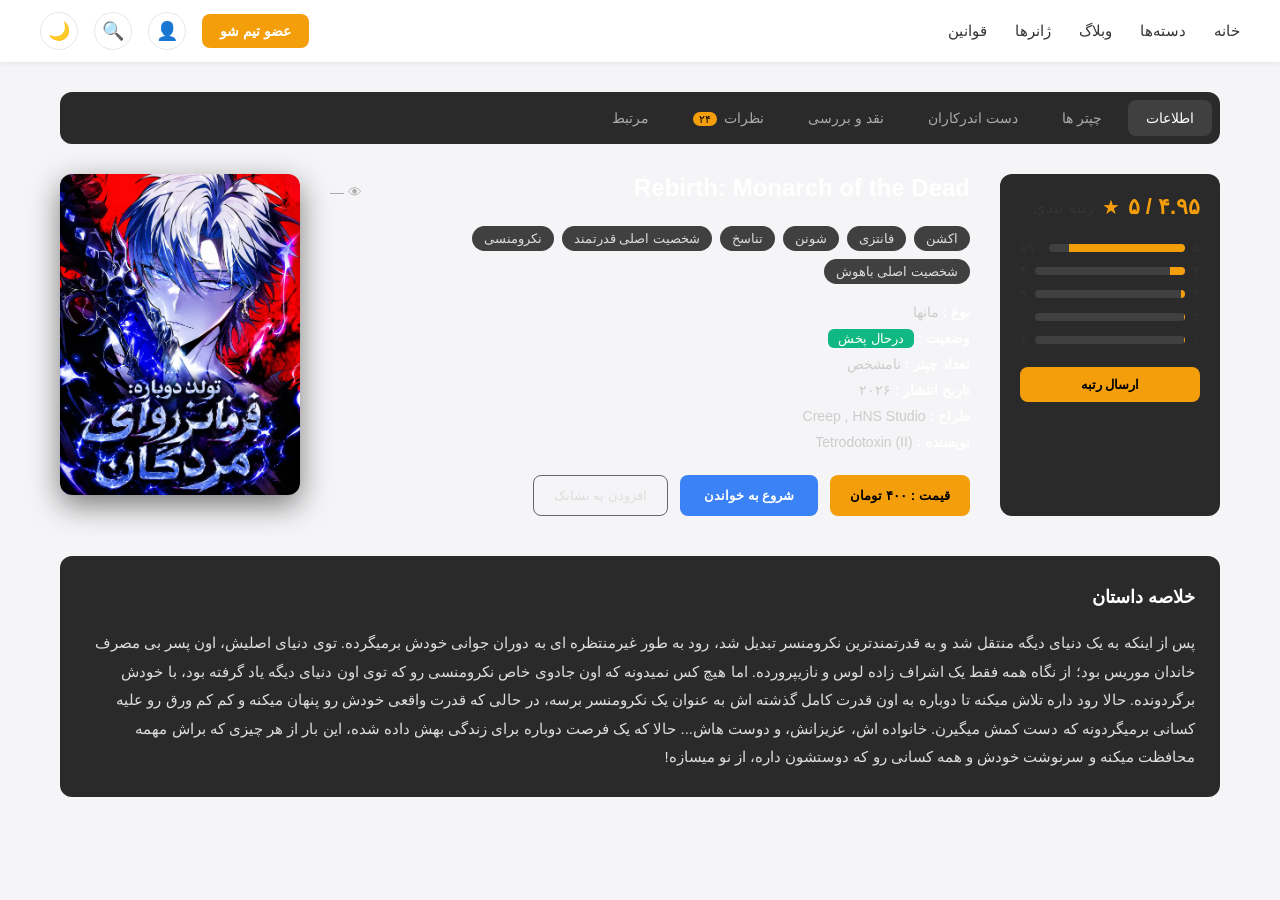
<file: detail.html>
<!DOCTYPE html>
<html lang="fa" dir="rtl">
<head>
    <meta charset="UTF-8">
    <meta name="viewport" content="width=device-width, initial-scale=1.0">
    <title>Rebirth: Monarch of the Dead - کتاب لند</title>
    <link rel="stylesheet" href="Css/menu.css">
    <link rel="stylesheet" href="Css/detail.css">
</head>
<body>

    <!-- هدر -->
    <header class="header">
        <nav class="nav">
            <a href="index.html">خانه</a>
            <a href="#">دسته‌ها</a>
            <a href="#">وبلاگ</a>
            <a href="#">ژانرها</a>
            <a href="#">قوانین</a>
        </nav>
        <div class="header-right">
            <button class="btn-team">عضو تیم شو</button>
            <button class="icon-btn">👤</button>
            <button class="icon-btn">🔍</button>
            <button class="icon-btn" id="theme-toggle">🌙</button>
        </div>
    </header>

    <main class="detail-page">

        <!-- تب‌ها -->
        <div class="detail-tabs">
            <button class="tab active" data-tab="info">اطلاعات</button>
            <button class="tab" data-tab="chapters">چپتر ها</button>
            <button class="tab" data-tab="staff">دست اندرکاران</button>
            <button class="tab" data-tab="review">نقد و بررسی</button>
            <button class="tab" data-tab="comments">نظرات <span class="badge-count">۲۴</span></button>
            <button class="tab" data-tab="related">مرتبط</button>
        </div>

        <!-- تب اطلاعات -->
        <div class="tab-content active" id="info">
            <div class="detail-content">

                <!-- امتیاز -->
                <div class="rating-box">
                    <div class="rating-header">
                        <span class="rating-score">۴.۹۵ / ۵</span>
                        <span class="rating-star">★</span>
                        <span>رتبه بندی</span>
                    </div>
                    <div class="rating-bars">
                        <div class="bar-row"><span>۵</span><div class="bar"><div class="fill" style="width:85%"></div></div><span>۵۹۰</span></div>
                        <div class="bar-row"><span>۴</span><div class="bar"><div class="fill" style="width:10%"></div></div><span>۴</span></div>
                        <div class="bar-row"><span>۳</span><div class="bar"><div class="fill" style="width:3%"></div></div><span>۹</span></div>
                        <div class="bar-row"><span>۲</span><div class="bar"><div class="fill" style="width:1%"></div></div><span>۰</span></div>
                        <div class="bar-row"><span>۱</span><div class="bar"><div class="fill" style="width:1%"></div></div><span>۲</span></div>
                    </div>
                    <button class="btn-rate">ارسال رتبه</button>
                </div>

                <!-- اطلاعات اصلی -->
                <div class="info-section">
                    <div class="title-row">
                        <h1>Rebirth: Monarch of the Dead</h1>
                        <span class="views">👁 <span id="view-count">...</span></span>
                    </div>

                    <div class="tags">
                        <span class="tag">اکشن</span>
                        <span class="tag">فانتزی</span>
                        <span class="tag">شونن</span>
                        <span class="tag">تناسخ</span>
                        <span class="tag">شخصیت اصلی قدرتمند</span>
                        <span class="tag">نکرومنسی</span>
                        <span class="tag">شخصیت اصلی باهوش</span>
                    </div>

                    <div class="meta-info">
                        <div><strong>نوع :</strong> مانها</div>
                        <div><strong>وضعیت :</strong> <span class="status">درحال پخش</span></div>
                        <div><strong>تعداد چپتر :</strong> نامشخص</div>
                        <div><strong>تاریخ انتشار :</strong> ۲۰۲۶</div>
                        <div><strong>طراح :</strong> Creep , HNS Studio</div>
                        <div><strong>نویسنده :</strong> Tetrodotoxin (II)</div>
                    </div>

                    <div class="action-buttons">
                        <button class="btn-price">قیمت : ۴۰۰ تومان</button>
                        <button class="btn-read">شروع به خواندن</button>
                        <button class="btn-bookmark">افزودن به نشانک</button>
                    </div>
                </div>

                <!-- کاور -->
                <div class="cover-section">
                    <img src="img/فرمانروای مردگان.webp" alt="Rebirth: Monarch of the Dead" class="cover-img">
                </div>
            </div>

            <div class="summary-section">
                <h3>خلاصه داستان</h3>
                <p>
                    پس از اینکه به یک دنیای دیگه منتقل شد و به قدرتمندترین نکرومنسر تبدیل شد، رود به طور غیرمنتظره ای به دوران جوانی خودش برمیگرده. 
                    توی دنیای اصلیش، اون پسر بی مصرف خاندان موریس بود؛ از نگاه همه فقط یک اشراف زاده لوس و نازیپرورده. اما هیچ کس نمیدونه که اون جادوی خاص نکرومنسی رو که توی اون دنیای دیگه یاد گرفته بود، با خودش برگردونده. 
                    حالا رود داره تلاش میکنه تا دوباره به اون قدرت کامل گذشته اش به عنوان یک نکرومنسر برسه، در حالی که قدرت واقعی خودش رو پنهان میکنه و کم کم ورق رو علیه کسانی برمیگردونه که دست کمش میگیرن. 
                    خانواده اش، عزیزانش، و دوست هاش... حالا که یک فرصت دوباره برای زندگی بهش داده شده، این بار از هر چیزی که براش مهمه محافظت میکنه و سرنوشت خودش و همه کسانی رو که دوستشون داره، از نو میسازه!
                </p>
            </div>
        </div>

        <!-- تب چپترها -->
        <div class="tab-content" id="chapters">
            <div class="chapters-header">
                <div class="chapters-info">
                    <span>۲۹ قسمت</span>
                    <span class="free-count">۱ قسمت رایگان</span>
                </div>
                <div class="chapters-actions">
                    <button class="btn-group-buy">خرید گروهی</button>
                    <div class="search-box">
                        <input type="text" placeholder="جستجو...">
                        <span>🔍</span>
                    </div>
                </div>
            </div>

            <div class="chapters-grid">
                <!-- اینجا چپترها رو می‌تونی زیاد کنی -->
                <div class="chapter-card locked">
                    <div class="chapter-img">
                        <img src="img/فرمانروای مردگان.webp" alt="">
                        <span class="lock">🔒</span>
                    </div>
                    <div class="chapter-info">
                        <span class="chapter-num">قسمت ۲۹</span>
                        <span class="chapter-date">۱۴۰۵ شهریور ۱۳</span>
                        <button class="btn-chapter">اشتراکی</button>
                    </div>
                </div>

                <div class="chapter-card locked">
                    <div class="chapter-img">
                        <img src="img/فرمانروای مردگان.webp" alt="">
                        <span class="lock">🔒</span>
                    </div>
                    <div class="chapter-info">
                        <span class="chapter-num">قسمت ۲۸</span>
                        <span class="chapter-date">۱۴۰۵ شهریور ۰۶</span>
                        <button class="btn-chapter">اشتراکی</button>
                    </div>
                </div>

                <div class="chapter-card">
                    <div class="chapter-img">
                        <img src="img/فرمانروای مردگان.webp" alt="">
                    </div>
                    <div class="chapter-info">
                        <span class="chapter-num">قسمت ۲۱</span>
                        <span class="chapter-date">۱۴۰۵ مرداد ۰۸</span>
                        <button class="btn-chapter special">تشویقی</button>
                    </div>
                </div>

                <div class="chapter-card free">
                    <div class="chapter-img">
                        <img src="img/فرمانروای مردگان.webp" alt="">
                    </div>
                    <div class="chapter-info">
                        <span class="chapter-num">قسمت ۱</span>
                        <span class="chapter-date">۱۴۰۵ مرداد ۰۱</span>
                        <button class="btn-chapter free-btn">رایگان</button>
                    </div>
                </div>
            </div>
        </div>

        <!-- تب‌های دیگر -->
        <div class="tab-content" id="staff">
            <p class="coming-soon">دست اندرکاران به زودی اضافه می‌شود...</p>
        </div>
        <div class="tab-content" id="review">
            <p class="coming-soon">نقد و بررسی به زودی اضافه می‌شود...</p>
        </div>
        <div class="tab-content" id="comments">
            <p class="coming-soon">نظرات به زودی اضافه می‌شود...</p>
        </div>
        <div class="tab-content" id="related">
            <p class="coming-soon">آثار مرتبط به زودی اضافه می‌شود...</p>
        </div>

    </main>

    <script>
        // تغییر تب‌ها
        const tabs = document.querySelectorAll('.tab');
        const contents = document.querySelectorAll('.tab-content');

        tabs.forEach(tab => {
            tab.addEventListener('click', () => {
                tabs.forEach(t => t.classList.remove('active'));
                contents.forEach(c => c.classList.remove('active'));

                tab.classList.add('active');
                document.getElementById(tab.dataset.tab).classList.add('active');
            });
        });

        // شمارنده بازدید
        fetch('https://api.countapi.xyz/hit/ketabland/rebirth-monarch')
            .then(res => res.json())
            .then(data => {
                document.getElementById('view-count').textContent = data.value.toLocaleString('en-US');
            })
            .catch(() => {
                document.getElementById('view-count').textContent = "—";
            });

        // دارک مود
        const toggleBtn = document.getElementById('theme-toggle');
        if (localStorage.getItem('theme') === 'dark') {
            document.body.classList.add('dark-mode');
            toggleBtn.textContent = '☀️';
        }

        toggleBtn.addEventListener('click', () => {
            document.body.classList.toggle('dark-mode');
            if (document.body.classList.contains('dark-mode')) {
                toggleBtn.textContent = '☀️';
                localStorage.setItem('theme', 'dark');
            } else {
                toggleBtn.textContent = '🌙';
                localStorage.setItem('theme', 'light');
            }
        });
    </script>

</body>
</html>
</file>
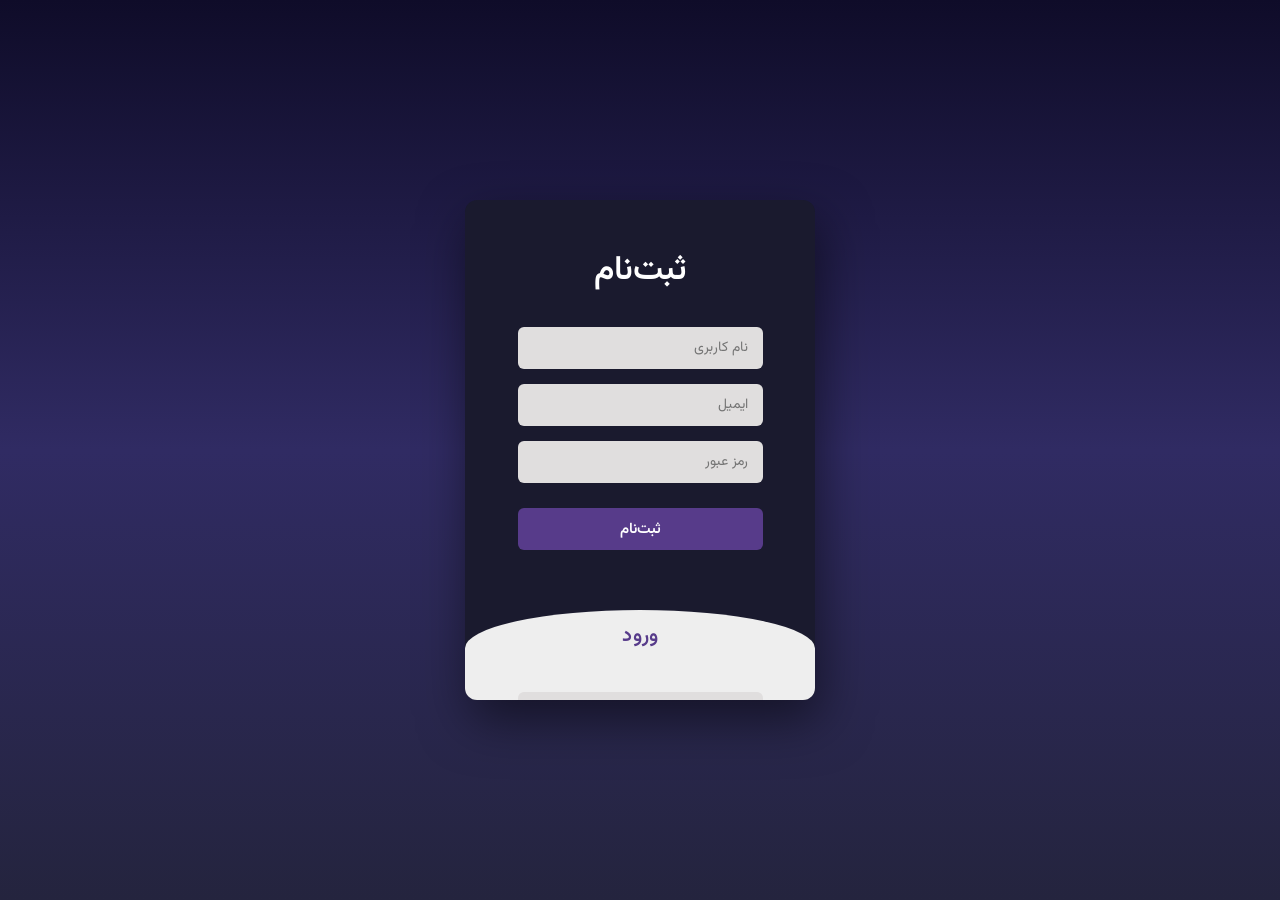
<file: login.html>
<!DOCTYPE html>
<html lang="fa" dir="rtl">

<head>
    <meta charset="UTF-8">
    <meta name="viewport" content="width=device-width, initial-scale=1.0">
    <title>ورود | کتاب لند</title>
    <link rel="stylesheet" href="Css/login.css">
    <link href="https://fonts.googleapis.com/css2?family=Vazirmatn:wght@400;500;600&display=swap" rel="stylesheet">
    <style>
        /* استایل‌های کمکی برای پیام‌ها و ظاهر بهتر */
        body {
            font-family: 'Vazirmatn', sans-serif;
        }

        .message {
            text-align: center;
            margin: 10px 0;
            padding: 8px 12px;
            border-radius: 8px;
            font-size: 14px;
            display: none;
        }

        .message.error {
            background: #ffe0e0;
            color: #c62828;
            display: block;
        }

        .message.success {
            background: #e0f7e9;
            color: #2e7d32;
            display: block;
        }

        .form-group {
            margin-bottom: 12px;
        }

        input {
            direction: rtl;
        }
    </style>
</head>

<body>

    <div class="main">
        <input type="checkbox" id="chk" aria-hidden="true">

        <!-- ==================== ثبت‌نام ==================== -->
        <div class="signup">
            <form id="signup-form">
                <label for="chk" aria-hidden="true">ثبت‌نام</label>

                <div class="form-group">
                    <input type="text" id="signup-username" placeholder="نام کاربری" required>
                </div>

                <div class="form-group">
                    <input type="email" id="signup-email" placeholder="ایمیل" required>
                </div>

                <div class="form-group">
                    <input type="password" id="signup-password" placeholder="رمز عبور" required minlength="6">
                </div>

                <div id="signup-message" class="message"></div>

                <button type="submit">ثبت‌نام</button>
            </form>
        </div>

        <!-- ==================== ورود ==================== -->
        <div class="login">
            <form id="login-form">
                <label for="chk" aria-hidden="true">ورود</label>

                <div class="form-group">
                    <input type="email" id="login-email" placeholder="ایمیل" required>
                </div>

                <div class="form-group">
                    <input type="password" id="login-password" placeholder="رمز عبور" required>
                </div>

                <div id="login-message" class="message"></div>

                <button type="submit">ورود</button>
            </form>
        </div>
    </div>

    <script>
        // ==================== کلیدهای localStorage ====================
        const USERS_KEY = "ketabLandUsers";
        const LOGGED_USER_KEY = "ketabLandLoggedUser";

        // ==================== دریافت لیست کاربران ====================
        function getUsers() {
            const users = localStorage.getItem(USERS_KEY);
            return users ? JSON.parse(users) : [];
        }

        // ==================== ذخیره لیست کاربران ====================
        function saveUsers(users) {
            localStorage.setItem(USERS_KEY, JSON.stringify(users));
        }

        // ==================== نمایش پیام ====================
        function showMessage(elementId, text, type) {
            const el = document.getElementById(elementId);
            el.textContent = text;
            el.className = "message " + type;
        }

        // ==================== پاک کردن پیام ====================
        function clearMessage(elementId) {
            const el = document.getElementById(elementId);
            el.textContent = "";
            el.className = "message";
        }

        // ==================== ثبت‌نام ====================
        document.getElementById("signup-form").addEventListener("submit", function (e) {
            e.preventDefault();

            clearMessage("signup-message");

            const username = document.getElementById("signup-username").value.trim();
            const email = document.getElementById("signup-email").value.trim().toLowerCase();
            const password = document.getElementById("signup-password").value;

            if (username.length < 3) {
                showMessage("signup-message", "نام کاربری باید حداقل ۳ حرف باشد", "error");
                return;
            }

            if (password.length < 6) {
                showMessage("signup-message", "رمز عبور باید حداقل ۶ کاراکتر باشد", "error");
                return;
            }

            const users = getUsers();

            // بررسی تکراری بودن ایمیل
            const emailExists = users.some(user => user.email === email);
            if (emailExists) {
                showMessage("signup-message", "این ایمیل قبلاً ثبت شده است", "error");
                return;
            }

            // بررسی تکراری بودن نام کاربری
            const usernameExists = users.some(user => user.username === username);
            if (usernameExists) {
                showMessage("signup-message", "این نام کاربری قبلاً استفاده شده است", "error");
                return;
            }

            // ساخت کاربر جدید
            const newUser = {
                username: username,
                email: email,
                password: password, // در پروژه واقعی باید هش شود
                createdAt: new Date().toISOString()
            };

            users.push(newUser);
            saveUsers(users);

            // لاگین خودکار بعد از ثبت‌نام
            localStorage.setItem(LOGGED_USER_KEY, JSON.stringify({
                username: newUser.username,
                email: newUser.email
            }));

            showMessage("signup-message", "ثبت‌نام با موفقیت انجام شد! در حال انتقال...", "success");

            setTimeout(() => {
                window.location.href = "index.html";
            }, 1200);
        });

        // ==================== ورود ====================
        document.getElementById("login-form").addEventListener("submit", function (e) {
            e.preventDefault();

            clearMessage("login-message");

            const email = document.getElementById("login-email").value.trim().toLowerCase();
            const password = document.getElementById("login-password").value;

            const users = getUsers();

            const user = users.find(u => u.email === email && u.password === password);

            if (!user) {
                showMessage("login-message", "ایمیل یا رمز عبور اشتباه است", "error");
                return;
            }

            // ذخیره کاربر لاگین شده
            localStorage.setItem(LOGGED_USER_KEY, JSON.stringify({
                username: user.username,
                email: user.email
            }));

            showMessage("login-message", "ورود موفقیت‌آمیز بود! در حال انتقال...", "success");

            setTimeout(() => {
                window.location.href = "index.html";
            }, 1000);
        });

        // ==================== اگر قبلاً لاگین کرده باشه، مستقیم بفرست به صفحه اصلی ====================
        window.addEventListener("DOMContentLoaded", function () {
            const loggedUser = localStorage.getItem(LOGGED_USER_KEY);
            if (loggedUser) {
                window.location.href = "index.html";
            }
        });
    </script>

</body>

</html>
</file>
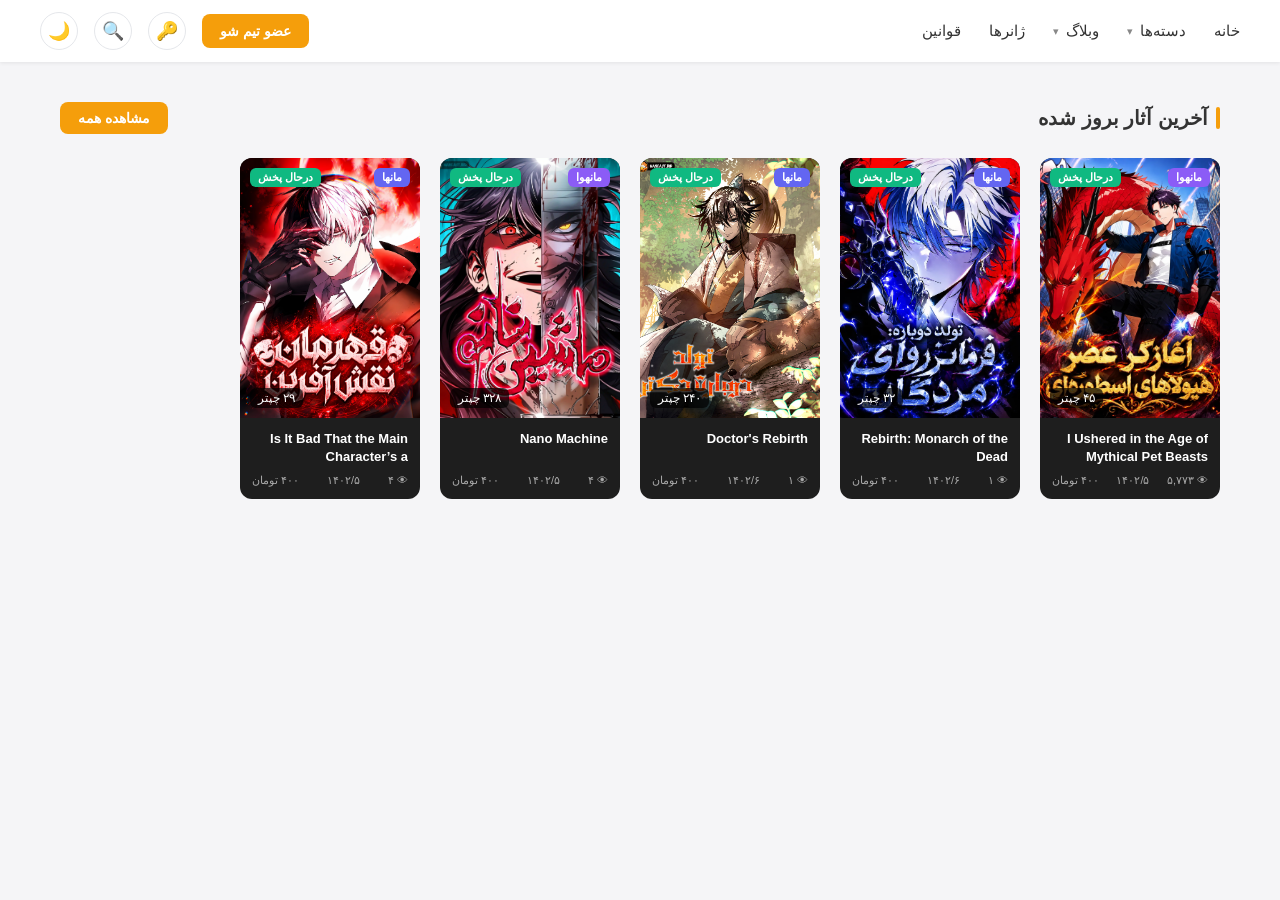
<file: menu.html>
<!DOCTYPE html>
<html lang="fa" dir="rtl">

<head>
    <meta charset="UTF-8">
    <meta name="viewport" content="width=device-width, initial-scale=1.0">
    <title>کتاب لند</title>
    <link rel="stylesheet" href="Css/menu.css">
</head>

<body>

    <!-- ==================== هدر ==================== -->
    <header class="header">

        <!-- ==================== منو ==================== -->
        <nav class="nav">
            <a href="menu.html">خانه</a>

            <div class="dropdown">
                <a href="#" class="has-dropdown">دسته‌ها</a>
                <ul class="dropdown-menu">
                    <li><a href="#">همه</a></li>
                    <li><a href="#">مانها</a></li>
                    <li><a href="#">مانهوا</a></li>
                    <li><a href="#">ناوال</a></li>
                </ul>
            </div>

            <div class="dropdown">
                <a href="#" class="has-dropdown">وبلاگ</a>
                <ul class="dropdown-menu">
                    <li><a href="#">مقالات</a></li>
                    <li><a href="#">اخبار</a></li>
                    <li><a href="#">نقد و بررسی</a></li>
                </ul>
            </div>

            <a href="#">ژانرها</a>
            <a href="#">قوانین</a>
        </nav>

        <!-- ==================== دکمه‌های هدر ==================== -->
        <div class="header-right">

            <button class="btn-team">عضو تیم شو</button>

            <!-- دکمه ورود / پروفایل -->
            <button type="button" class="icon-btn" id="profile-btn" title="ورود به حساب" onclick="goToProfile()">
               🔑
            </button>

            <!-- جستجو -->
            <button class="icon-btn" id="search-btn" title="جستجو" onclick="openSearch()">
                🔍
            </button>

            <!-- دارک مود -->
            <button class="icon-btn" id="theme-toggle" title="تغییر تم">
                🌙
            </button>

        </div>
    </header>

    <!-- ==================== پنجره جستجو ==================== -->
    <div id="search-box" class="search-box">
        <div class="search-header">
            <input type="text" id="search-input" placeholder="نام مانهوا، مانها یا ناوال را جستجو کنید..." autocomplete="off">
            <button class="search-close" onclick="closeSearch()">✕</button>
        </div>
        <div id="search-results"></div>
    </div>

    <!-- ==================== آخرین آثار ==================== -->
    <section class="latest-section">
        <div class="section-header">
            <h2 class="section-title">آخرین آثار بروز شده</h2>
            <a href="#" class="btn-view-all">مشاهده همه</a>
        </div>

        <div class="cards-container">

            <!-- کارت ۱ -->
            <a href="detail-mythical.html" class="card">
                <div class="card-image">
                    <img src="img/آغاز گر عصر هیولا های اسطوره ای.webp" alt="I Ushered in the Age of Mythical Pet Beasts">
                    <span class="badge badge-type purple">مانهوا</span>
                    <span class="badge badge-status">درحال پخش</span>
                    <span class="chapter">۴۵ چپتر</span>
                </div>
                <div class="card-info">
                    <h3 class="card-title">I Ushered in the Age of Mythical Pet Beasts</h3>
                    <div class="card-meta">
                        <span>👁 ۵,۷۷۳</span>
                        <span>۱۴۰۲/۵</span>
                        <span>۴۰۰ تومان</span>
                    </div>
                </div>
            </a>

            <!-- کارت ۲ -->
            <a href="detail.html" class="card">
                <div class="card-image">
                    <img src="img/فرمانروای مردگان.webp" alt="Rebirth: Monarch of the Dead">
                    <span class="badge badge-type">مانها</span>
                    <span class="badge badge-status">درحال پخش</span>
                    <span class="chapter">۳۲ چپتر</span>
                </div>
                <div class="card-info">
                    <h3 class="card-title">Rebirth: Monarch of the Dead</h3>
                    <div class="card-meta">
                        <span>👁 ۱</span>
                        <span>۱۴۰۲/۶</span>
                        <span>۴۰۰ تومان</span>
                    </div>
                </div>
            </a>

            <!-- کارت ۳ -->
            <a href="detail-doctor.html" class="card">
                <div class="card-image">
                    <img src="img/تولئ دوباره دکتر.jpg" alt="Doctor's Rebirth">
                    <span class="badge badge-type">مانها</span>
                    <span class="badge badge-status">درحال پخش</span>
                    <span class="chapter">۲۴۰ چپتر</span>
                </div>
                <div class="card-info">
                    <h3 class="card-title">Doctor's Rebirth</h3>
                    <div class="card-meta">
                        <span>👁 ۱</span>
                        <span>۱۴۰۲/۶</span>
                        <span>۴۰۰ تومان</span>
                    </div>
                </div>
            </a>

            <!-- کارت ۴ -->
            <a href="detail-nano.html" class="card">
                <div class="card-image">
                    <img src="img/نانو ماشین.webp" alt="Nano Machine">
                    <span class="badge badge-type purple">مانهوا</span>
                    <span class="badge badge-status">درحال پخش</span>
                    <span class="chapter">۳۲۸ چپتر</span>
                </div>
                <div class="card-info">
                    <h3 class="card-title">Nano Machine</h3>
                    <div class="card-meta">
                        <span>👁 ۴</span>
                        <span>۱۴۰۲/۵</span>
                        <span>۴۰۰ تومان</span>
                    </div>
                </div>
            </a>

            <!-- کارت ۵ -->
            <a href="detail-roleplayer.html" class="card">
                <div class="card-image">
                    <img src="img/قهرمان نقش آفرین.webp" alt="Is It Bad That the Main Character’s a Roleplayer?">
                    <span class="badge badge-type">مانها</span>
                    <span class="badge badge-status">درحال پخش</span>
                    <span class="chapter">۲۹ چپتر</span>
                </div>
                <div class="card-info">
                    <h3 class="card-title">Is It Bad That the Main Character’s a Roleplayer?</h3>
                    <div class="card-meta">
                        <span>👁 ۴</span>
                        <span>۱۴۰۲/۵</span>
                        <span>۴۰۰ تومان</span>
                    </div>
                </div>
            </a>

        </div>
    </section>

    <!-- ==================== استایل جستجو ==================== -->
    <style>
        .search-box {
            display: none;
            position: fixed;
            top: 80px;
            right: 50%;
            transform: translateX(50%);
            width: 520px;
            max-width: 90%;
            background: white;
            border-radius: 14px;
            padding: 15px;
            box-shadow: 0 10px 35px rgba(0, 0, 0, 0.25);
            z-index: 9999;
        }

        .search-header {
            display: flex;
            gap: 8px;
        }

        .search-header input {
            flex: 1;
            padding: 13px;
            border: 1px solid #ddd;
            border-radius: 8px;
            outline: none;
            font-size: 14px;
            direction: rtl;
        }

        .search-header input:focus {
            border-color: #f5a000;
        }

        .search-close {
            width: 45px;
            border: none;
            border-radius: 8px;
            cursor: pointer;
            background: #eeeeee;
            font-size: 18px;
        }

        .search-close:hover {
            background: #dddddd;
        }

        .search-result {
            display: flex;
            align-items: center;
            gap: 12px;
            padding: 10px;
            margin-top: 8px;
            border-radius: 8px;
            text-decoration: none;
            color: inherit;
            transition: 0.2s;
        }

        .search-result:hover {
            background: #f3f3f3;
        }

        .search-result img {
            width: 50px;
            height: 65px;
            object-fit: cover;
            border-radius: 6px;
        }

        .search-result-title {
            font-weight: bold;
            font-size: 14px;
        }

        .no-result {
            text-align: center;
            padding: 20px;
            color: #888;
        }

        .search-hint {
            text-align: center;
            color: #999;
            padding: 18px;
            font-size: 13px;
        }
    </style>

    <!-- ==================== JavaScript ==================== -->
    <script>
        /* ==================== اطلاعات آثار ==================== */
        const works = [
            {
                name: "I Ushered in the Age of Mythical Pet Beasts",
                keywords: "آغاز گر عصر هیولا های اسطوره ای آغازگر عصر هیولاهای اسطوره ای مانهوا mythical pet beasts",
                image: "img/آغاز گر عصر هیولا های اسطوره ای.webp",
                link: "detail-mythical.html"
            },
            {
                name: "Rebirth: Monarch of the Dead",
                keywords: "فرمانروای مردگان مانها rebirth monarch dead",
                image: "img/فرمانروای مردگان.webp",
                link: "detail.html"
            },
            {
                name: "Doctor's Rebirth",
                keywords: "تولد دوباره دکتر تولد دوباره دکتر مانها doctor rebirth",
                image: "img/تولئ دوباره دکتر.jpg",
                link: "detail-doctor.html"
            },
            {
                name: "Nano Machine",
                keywords: "نانو ماشین مانهوا nano machine",
                image: "img/نانو ماشین.webp",
                link: "detail-nano.html"
            },
            {
                name: "Is It Bad That the Main Character’s a Roleplayer?",
                keywords: "قهرمان نقش آفرین قهرمان نقش آفرین مانهوا roleplayer",
                image: "img/قهرمان نقش آفرین.webp",
                link: "detail-roleplayer.html"
            }
        ];

        /* ==================== باز کردن سرچ ==================== */
        function openSearch() {
            const searchBox = document.getElementById("search-box");
            searchBox.style.display = "block";
            document.getElementById("search-input").focus();
        }

        /* ==================== بستن سرچ ==================== */
        function closeSearch() {
            const searchBox = document.getElementById("search-box");
            searchBox.style.display = "none";
            document.getElementById("search-input").value = "";
            document.getElementById("search-results").innerHTML = "";
        }

        /* ==================== جستجو ==================== */
        document.getElementById("search-input").addEventListener("input", function () {
            const search = this.value.trim().toLowerCase();
            const results = document.getElementById("search-results");
            results.innerHTML = "";

            if (search === "") {
                results.innerHTML = '<div class="search-hint">نام اثر مورد نظر را جستجو کنید 🔍</div>';
                return;
            }

            const found = works.filter(function (work) {
                return work.name.toLowerCase().includes(search) ||
                       work.keywords.toLowerCase().includes(search);
            });

            if (found.length === 0) {
                results.innerHTML = '<div class="no-result">اثری با این نام پیدا نشد ❌</div>';
                return;
            }

            found.forEach(function (work) {
                results.innerHTML += `
                    <a href="${work.link}" class="search-result">
                        <img src="${work.image}" alt="${work.name}">
                        <div class="search-result-title">${work.name}</div>
                    </a>
                `;
            });
        });

        /* ==================== پروفایل / ورود ==================== */
        function updateProfileButton() {
            const btn = document.getElementById("profile-btn");
            const loggedUser = localStorage.getItem("ketabLandLoggedUser");

            if (loggedUser) {
                btn.innerHTML = "👤";
                btn.title = "پروفایل";
            } else {
                btn.innerHTML = "🔑";
                btn.title = "ورود به حساب";
            }
        }

        function goToProfile() {
            const loggedUser = localStorage.getItem("ketabLandLoggedUser");

            if (loggedUser) {
                try {
                    const user = JSON.parse(loggedUser);
                    window.location.href = "profile.html";
                    // اگر صفحه پروفایل ساختی این خط رو فعال کن:
                    // window.location.href = "profile.html";
                } catch (error) {
                    localStorage.removeItem("ketabLandLoggedUser");
                    window.location.href = "login.html";
                }
            } else {
                window.location.href = "login.html";
            }
        }

        // وقتی صفحه لود شد آیکون درست رو نشون بده
        updateProfileButton();

        /* ==================== دارک مود ==================== */
        const toggleBtn = document.getElementById("theme-toggle");
        const body = document.body;

        if (localStorage.getItem("theme") === "dark") {
            body.classList.add("dark-mode");
            toggleBtn.textContent = "☀️";
        }

        toggleBtn.addEventListener("click", () => {
            body.classList.toggle("dark-mode");

            if (body.classList.contains("dark-mode")) {
                toggleBtn.textContent = "☀️";
                localStorage.setItem("theme", "dark");
            } else {
                toggleBtn.textContent = "🌙";
                localStorage.setItem("theme", "light");
            }
        });
    </script>

</body>
</html>
</file>
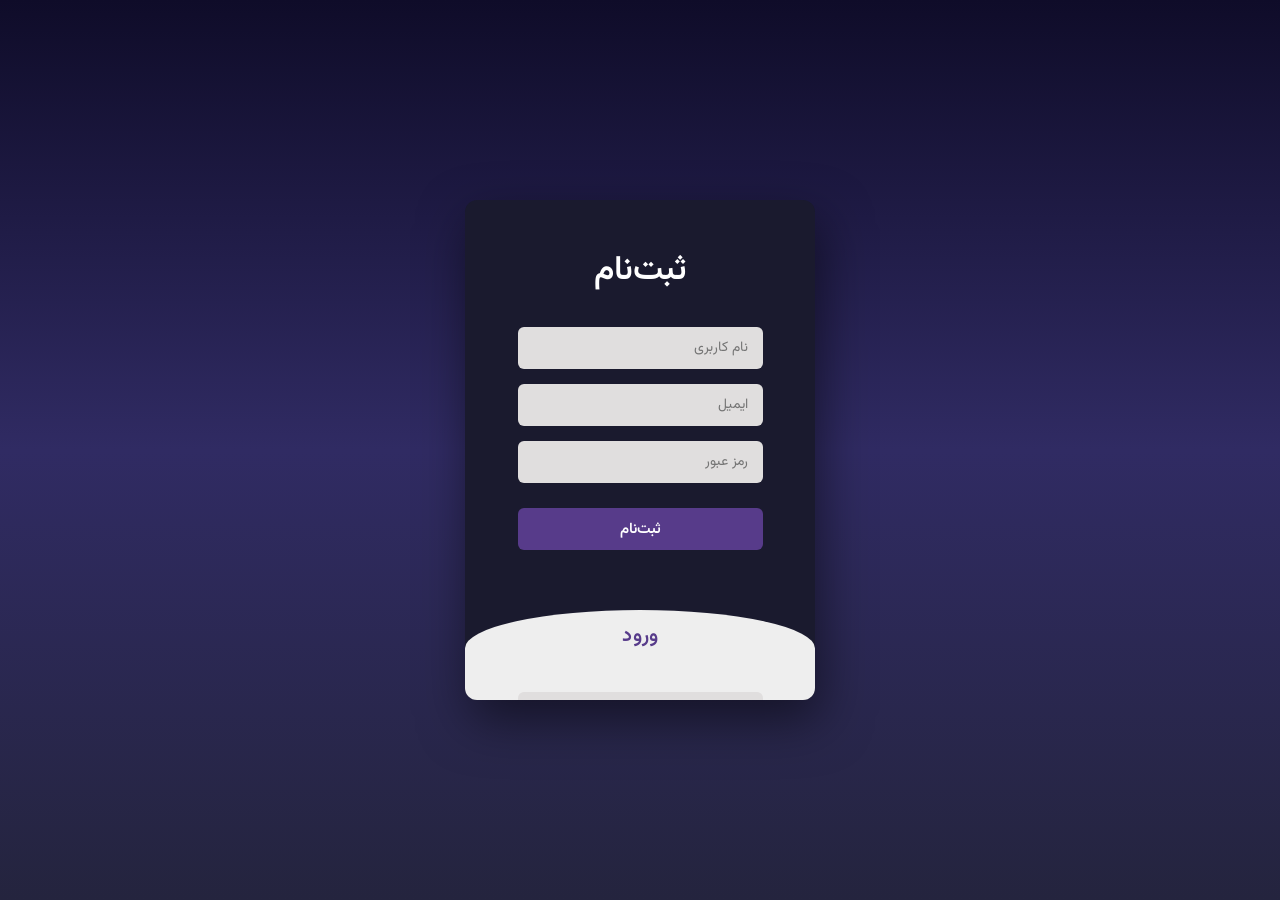
<file: profile.html>
<!DOCTYPE html>
<html lang="fa" dir="rtl">

<head>
    <meta charset="UTF-8">
    <meta name="viewport" content="width=device-width, initial-scale=1.0">
    <title>پروفایل | کتاب لند</title>
    <link rel="stylesheet" href="Css/menu.css">
    <style>
        * {
            margin: 0;
            padding: 0;
            box-sizing: border-box;
            font-family: Vazirmatn, Tahoma, sans-serif;
        }

        body {
            background: #f4f6f9;
            color: #333;
        }

        .profile-layout {
            display: flex;
            min-height: 100vh;
            max-width: 1200px;
            margin: 30px auto;
            gap: 25px;
            padding: 0 20px;
        }

        /* ==================== سایدبار ==================== */
        .sidebar {
            width: 260px;
            background: white;
            border-radius: 16px;
            padding: 25px 0;
            box-shadow: 0 4px 20px rgba(0,0,0,0.06);
            height: fit-content;
        }

        .user-info {
            text-align: center;
            padding: 0 20px 25px;
            border-bottom: 1px solid #eee;
            margin-bottom: 15px;
        }

        .user-avatar {
            width: 80px;
            height: 80px;
            background: #f0f0f0;
            border-radius: 50%;
            margin: 0 auto 12px;
            display: flex;
            align-items: center;
            justify-content: center;
            font-size: 36px;
        }

        .user-name {
            font-size: 18px;
            font-weight: 600;
            margin-bottom: 4px;
        }

        .user-id {
            font-size: 13px;
            color: #888;
        }

        .sidebar-menu {
            list-style: none;
        }

        .sidebar-menu li a {
            display: flex;
            align-items: center;
            gap: 12px;
            padding: 13px 25px;
            color: #444;
            text-decoration: none;
            font-size: 15px;
            transition: 0.2s;
        }

        .sidebar-menu li a:hover,
        .sidebar-menu li a.active {
            background: #fff8e7;
            color: #e6a700;
        }

        .sidebar-menu li a.logout {
            color: #e74c3c;
            margin-top: 10px;
            border-top: 1px solid #eee;
            padding-top: 18px;
        }

        /* ==================== محتوای اصلی ==================== */
        .main-content {
            flex: 1;
        }

        .welcome-card {
            background: white;
            border-radius: 16px;
            padding: 25px 30px;
            margin-bottom: 25px;
            box-shadow: 0 4px 20px rgba(0,0,0,0.06);
            display: flex;
            justify-content: space-between;
            align-items: center;
        }

        .welcome-text h2 {
            font-size: 22px;
            margin-bottom: 6px;
        }

        .welcome-text p {
            color: #777;
            font-size: 14px;
        }

        .balance-box {
            background: #fff8e7;
            padding: 15px 25px;
            border-radius: 12px;
            text-align: center;
        }

        .balance-box span {
            display: block;
            font-size: 13px;
            color: #888;
            margin-bottom: 4px;
        }

        .balance-box strong {
            font-size: 22px;
            color: #e6a700;
        }

        /* کارت‌های آمار */
        .stats {
            display: grid;
            grid-template-columns: repeat(3, 1fr);
            gap: 20px;
            margin-bottom: 25px;
        }

        .stat-card {
            background: white;
            border-radius: 14px;
            padding: 22px;
            box-shadow: 0 4px 20px rgba(0,0,0,0.06);
            text-align: center;
        }

        .stat-card .number {
            font-size: 26px;
            font-weight: 700;
            color: #333;
            margin-bottom: 6px;
        }

        .stat-card .label {
            font-size: 14px;
            color: #888;
        }

        /* بخش فعالیت‌ها */
        .section-box {
            background: white;
            border-radius: 16px;
            padding: 25px;
            box-shadow: 0 4px 20px rgba(0,0,0,0.06);
        }

        .section-title {
            font-size: 18px;
            margin-bottom: 20px;
            padding-bottom: 12px;
            border-bottom: 1px solid #eee;
        }

        .activity-item {
            display: flex;
            justify-content: space-between;
            align-items: center;
            padding: 14px 0;
            border-bottom: 1px solid #f0f0f0;
        }

        .activity-item:last-child {
            border-bottom: none;
        }

        .activity-info {
            display: flex;
            align-items: center;
            gap: 12px;
        }

        .activity-icon {
            width: 40px;
            height: 40px;
            background: #f5f5f5;
            border-radius: 10px;
            display: flex;
            align-items: center;
            justify-content: center;
            font-size: 18px;
        }

        .activity-text h4 {
            font-size: 14px;
            margin-bottom: 3px;
        }

        .activity-text span {
            font-size: 12px;
            color: #999;
        }

        .activity-status {
            font-size: 13px;
            padding: 4px 12px;
            border-radius: 20px;
            background: #e8f5e9;
            color: #2e7d32;
        }

        /* ریسپانسیو */
        @media (max-width: 900px) {
            .profile-layout {
                flex-direction: column;
            }
            .sidebar {
                width: 100%;
            }
            .stats {
                grid-template-columns: 1fr;
            }
        }
    </style>
</head>

<body>

    <div class="profile-layout">

        <!-- ==================== سایدبار ==================== -->
        <aside class="sidebar">
            <div class="user-info">
                <div class="user-avatar">👤</div>
                <div class="user-name" id="sidebar-username">کاربر</div>
                <div class="user-id" id="sidebar-email">-</div>
            </div>

            <ul class="sidebar-menu">
                <li><a href="profile.html" class="active">🏠 داشبورد</a></li>
                <li><a href="#">📚 علاقه‌مندی‌ها</a></li>
                <li><a href="#">🛒 خریدهای من</a></li>
                <li><a href="#">⚙️ تنظیمات</a></li>
                <li><a href="index.html">🏠 بازگشت به سایت</a></li>
                <li><a href="#" class="logout" onclick="logout()">🚪 خروج از حساب</a></li>
            </ul>
        </aside>

        <!-- ==================== محتوای اصلی ==================== -->
        <main class="main-content">

            <!-- خوش‌آمدگویی -->
            <div class="welcome-card">
                <div class="welcome-text">
                    <h2 id="welcome-text">سلام، خوش اومدی 👋</h2>
                    <p>به پنل کاربری کتاب لند خوش اومدی</p>
                </div>
                <div class="balance-box">
                    <span>موجودی شما</span>
                    <strong>۰ تومان</strong>
                </div>
            </div>

            <!-- آمار سریع -->
            <div class="stats">
                <div class="stat-card">
                    <div class="number">۰</div>
                    <div class="label">علاقه‌مندی‌ها</div>
                </div>
                <div class="stat-card">
                    <div class="number">۰</div>
                    <div class="label">خریدها</div>
                </div>
                <div class="stat-card">
                    <div class="number">۰</div>
                    <div class="label">نظرات</div>
                </div>
            </div>

            <!-- فعالیت‌های اخیر -->
            <div class="section-box">
                <h3 class="section-title">فعالیت‌های اخیر</h3>

                <div class="activity-item">
                    <div class="activity-info">
                        <div class="activity-icon">📖</div>
                        <div class="activity-text">
                            <h4>هنوز فعالیتی ثبت نشده</h4>
                            <span>وقتی اثری بخری یا به علاقه‌مندی اضافه کنی اینجا نمایش داده می‌شه</span>
                        </div>
                    </div>
                    <div class="activity-status">آماده</div>
                </div>
            </div>

        </main>
    </div>

    <script>
        // ==================== چک کردن لاگین ====================
        const loggedUser = localStorage.getItem("ketabLandLoggedUser");

        if (!loggedUser) {
            // اگر لاگین نکرده باشه بفرست صفحه ورود
            window.location.href = "login.html";
        } else {
            try {
                const user = JSON.parse(loggedUser);

                // نمایش نام کاربر
                document.getElementById("sidebar-username").textContent = user.username;
                document.getElementById("sidebar-email").textContent = user.email;
                document.getElementById("welcome-text").textContent = `سلام ${user.username}، خوش اومدی 👋`;
            } catch (e) {
                localStorage.removeItem("ketabLandLoggedUser");
                window.location.href = "login.html";
            }
        }

        // ==================== خروج از حساب ====================
        function logout() {
            localStorage.removeItem("ketabLandLoggedUser");
            window.location.href = "index.html";
        }
    </script>

</body>
</html>
</file>
<file: Css/menu.css>
* {
    margin: 0;
    padding: 0;
    box-sizing: border-box;
    font-family: "Vazirmatn", "Tahoma", sans-serif;
}

/* رنگ‌های لایت مود (پیش‌فرض) */
:root {
    --bg-color: #f5f5f7;
    --header-bg: #ffffff;
    --text-color: #333;
    --card-bg: #1e1e1e;
    --border-color: #e5e7eb;
}

/* رنگ‌های دارک مود */
body.dark-mode {
    --bg-color: #121212;
    --header-bg: #1e1e1e;
    --text-color: #e0e0e0;
    --card-bg: #2a2a2a;
    --border-color: #333;
}

body {
    background-color: var(--bg-color);
    color: var(--text-color);
    transition: background-color 0.3s, color 0.3s;
}

/* ==================== هدر ==================== */
.header {
    background-color: var(--header-bg);
    box-shadow: 0 1px 4px rgba(0,0,0,0.08);
    padding: 12px 40px;
    display: flex;
    align-items: center;
    justify-content: space-between;
    position: sticky;
    top: 0;
    z-index: 100;
    transition: background-color 0.3s;
}

/* منو */
.nav {
    display: flex;
    align-items: center;
    gap: 28px;
}

.nav a {
    text-decoration: none;
    color: var(--text-color);
    font-size: 15px;
    font-weight: 500;
    transition: color 0.2s;
    display: flex;
    align-items: center;
    gap: 4px;
}

.nav a:hover {
    color: #f59e0b;
}

.has-dropdown::after {
    content: "▾";
    font-size: 11px;
    margin-right: 3px;
    color: #888;
    transition: transform 0.2s;
}

.dropdown:hover .has-dropdown::after {
    transform: rotate(180deg);
}

/* منوی کشویی */
.dropdown {
    position: relative;
}

.dropdown-menu {
    position: absolute;
    top: 100%;
    right: 0;
    background-color: #2d2d2d;
    min-width: 160px;
    border-radius: 10px;
    padding: 8px 0;
    list-style: none;
    box-shadow: 0 8px 20px rgba(0,0,0,0.25);
    opacity: 0;
    visibility: hidden;
    transform: translateY(8px);
    transition: all 0.2s ease;
    z-index: 200;
}

.dropdown:hover .dropdown-menu {
    opacity: 1;
    visibility: visible;
    transform: translateY(4px);
}

.dropdown-menu li a {
    display: block;
    padding: 10px 20px;
    color: #ffffff !important;
    font-size: 14px;
    transition: background 0.15s;
}

.dropdown-menu li a:hover {
    background-color: #404040;
    color: #f59e0b !important;
}

/* دکمه‌های سمت راست */
.header-right {
    display: flex;
    align-items: center;
    gap: 16px;
}

.btn-team {
    background-color: #f59e0b;
    color: white;
    border: none;
    padding: 9px 18px;
    border-radius: 8px;
    font-size: 14px;
    font-weight: 600;
    cursor: pointer;
    transition: background 0.2s;
}

.btn-team:hover {
    background-color: #d97706;
}

.icon-btn {
    width: 38px;
    height: 38px;
    border-radius: 50%;
    border: 1px solid var(--border-color);
    background: var(--header-bg);
    color: var(--text-color);
    display: flex;
    align-items: center;
    justify-content: center;
    cursor: pointer;
    font-size: 18px;
    transition: all 0.2s;
}

.icon-btn:hover {
    background: #f3f4f6;
}

body.dark-mode .icon-btn:hover {
    background: #333;
}

/* ==================== بخش آخرین آثار ==================== */
.latest-section {
    max-width: 1200px;
    margin: 40px auto;
    padding: 0 20px;
}

.section-header {
    display: flex;
    justify-content: space-between;
    align-items: center;
    margin-bottom: 24px;
}

.section-title {
    font-size: 20px;
    font-weight: 700;
    color: var(--text-color);
    position: relative;
    padding-right: 12px;
}

.section-title::before {
    content: "";
    position: absolute;
    right: 0;
    top: 50%;
    transform: translateY(-50%);
    width: 4px;
    height: 22px;
    background-color: #f59e0b;
    border-radius: 4px;
}

.btn-view-all {
    background-color: #f59e0b;
    color: white;
    padding: 8px 18px;
    border-radius: 8px;
    text-decoration: none;
    font-size: 14px;
    font-weight: 600;
    transition: background 0.2s;
}

.btn-view-all:hover {
    background-color: #d97706;
}

.cards-container {
    display: flex;
    gap: 20px;
    overflow-x: auto;
    padding-bottom: 10px;
}

.card {
    flex: 0 0 180px;
    background: var(--card-bg);
    border-radius: 12px;
    overflow: hidden;
    transition: transform 0.2s;
    text-decoration: none;
    color: inherit;
}

.card:hover {
    transform: translateY(-6px);
}

.card-image {
    position: relative;
    width: 100%;
    height: 260px;
}

.card-image img {
    width: 100%;
    height: 100%;
    object-fit: cover;
    display: block;
}

.badge {
    position: absolute;
    top: 10px;
    font-size: 11px;
    padding: 3px 8px;
    border-radius: 6px;
    color: white;
    font-weight: 600;
}

.badge-type {
    right: 10px;
    background-color: #6366f1;
}

.badge-type.purple {
    background-color: #8b5cf6;
}

.badge-status {
    left: 10px;
    background-color: #10b981;
}

.chapter {
    position: absolute;
    bottom: 10px;
    left: 10px;
    background: rgba(0, 0, 0, 0.7);
    color: white;
    font-size: 12px;
    padding: 3px 8px;
    border-radius: 6px;
}

.card-info {
    padding: 12px;
}

.card-title {
    font-size: 13px;
    color: #fff;
    margin-bottom: 8px;
    line-height: 1.4;
    height: 36px;
    overflow: hidden;
}

.card-meta {
    display: flex;
    justify-content: space-between;
    font-size: 11px;
    color: #aaa;
}

/* ریسپانسیو */
@media (max-width: 900px) {
    .header {
        padding: 12px 16px;
    }
    .nav {
        display: none;
    }
}
</file>
<file: Css/detail.css>
/* ==================== صفحه جزئیات ==================== */

.detail-page {
    max-width: 1200px;
    margin: 30px auto;
    padding: 0 20px;
    color: var(--text-color, #e5e5e5);
}

/* تب‌ها */
.detail-tabs {
    display: flex;
    gap: 8px;
    background: #2a2a2a;
    padding: 8px;
    border-radius: 12px;
    margin-bottom: 30px;
    overflow-x: auto;
}

.tab {
    padding: 10px 18px;
    border-radius: 8px;
    color: #aaa;
    background: none;
    border: none;
    font-size: 14px;
    cursor: pointer;
    white-space: nowrap;
    transition: 0.2s;
}

.tab:hover,
.tab.active {
    background: #404040;
    color: #fff;
}

.badge-count {
    background: #f59e0b;
    color: #000;
    font-size: 11px;
    padding: 1px 6px;
    border-radius: 10px;
    margin-right: 4px;
}

/* محتوای تب */
.tab-content {
    display: none;
}
.tab-content.active {
    display: block;
}

/* گرید */
.detail-content {
    display: grid;
    grid-template-columns: 220px 1fr 240px;
    gap: 30px;
    margin-bottom: 40px;
}

/* باکس امتیاز */
.rating-box {
    background: #2a2a2a;
    border-radius: 12px;
    padding: 20px;
}

.rating-header {
    display: flex;
    align-items: center;
    gap: 8px;
    margin-bottom: 20px;
}

.rating-score {
    font-size: 22px;
    font-weight: 700;
    color: #f59e0b;
}

.rating-star {
    color: #f59e0b;
    font-size: 20px;
}

.rating-bars {
    display: flex;
    flex-direction: column;
    gap: 8px;
    margin-bottom: 20px;
}

.bar-row {
    display: flex;
    align-items: center;
    gap: 8px;
    font-size: 13px;
}

.bar {
    flex: 1;
    height: 8px;
    background: #404040;
    border-radius: 4px;
    overflow: hidden;
}

.bar .fill {
    height: 100%;
    background: #f59e0b;
}

.btn-rate {
    width: 100%;
    padding: 10px;
    background: #f59e0b;
    border: none;
    border-radius: 8px;
    color: #000;
    font-weight: 600;
    cursor: pointer;
}

/* اطلاعات */
.info-section h1 {
    font-size: 24px;
    color: #fff;
    margin-bottom: 8px;
}

.title-row {
    display: flex;
    justify-content: space-between;
    align-items: center;
    margin-bottom: 16px;
    gap: 15px;
}

.views {
    color: #aaa;
    font-size: 14px;
    white-space: nowrap;
}

.tags {
    display: flex;
    flex-wrap: wrap;
    gap: 8px;
    margin-bottom: 20px;
}

.tag {
    background: #404040;
    padding: 5px 12px;
    border-radius: 20px;
    font-size: 13px;
    color: #ddd;
}

.meta-info {
    display: flex;
    flex-direction: column;
    gap: 10px;
    margin-bottom: 25px;
    font-size: 14px;
    color: #ccc;
}

.meta-info strong {
    color: #fff;
}

.status {
    background: #10b981;
    color: #fff;
    padding: 2px 10px;
    border-radius: 6px;
    font-size: 13px;
}

.action-buttons {
    display: flex;
    gap: 12px;
    flex-wrap: wrap;
}

.btn-price {
    background: #f59e0b;
    color: #000;
    border: none;
    padding: 12px 20px;
    border-radius: 8px;
    font-weight: 600;
    cursor: pointer;
}

.btn-read {
    background: #3b82f6;
    color: #fff;
    border: none;
    padding: 12px 24px;
    border-radius: 8px;
    font-weight: 600;
    cursor: pointer;
}

.btn-bookmark {
    background: transparent;
    border: 1px solid #666;
    color: #ddd;
    padding: 12px 20px;
    border-radius: 8px;
    cursor: pointer;
}

/* کاور */
.cover-img {
    width: 100%;
    border-radius: 12px;
    box-shadow: 0 10px 30px rgba(0,0,0,0.5);
}

/* خلاصه */
.summary-section {
    background: #2a2a2a;
    padding: 25px;
    border-radius: 12px;
    line-height: 1.9;
    font-size: 15px;
    color: #ddd;
}

.summary-section h3 {
    margin-bottom: 15px;
    color: #fff;
}

/* چپترها */
.chapters-header {
    display: flex;
    justify-content: space-between;
    align-items: center;
    margin-bottom: 25px;
    flex-wrap: wrap;
    gap: 15px;
}

.chapters-info {
    display: flex;
    gap: 15px;
    font-size: 14px;
    color: #aaa;
}

.free-count {
    color: #10b981;
}

.btn-group-buy {
    background: #f59e0b;
    color: #000;
    border: none;
    padding: 8px 16px;
    border-radius: 8px;
    font-weight: 600;
    cursor: pointer;
}

.chapters-grid {
    display: grid;
    grid-template-columns: repeat(auto-fill, minmax(160px, 1fr));
    gap: 16px;
}

.chapter-card {
    background: #2a2a2a;
    border-radius: 12px;
    overflow: hidden;
    text-decoration: none;
    color: inherit;
}

.chapter-img {
    position: relative;
    height: 120px;
}

.chapter-img img {
    width: 100%;
    height: 100%;
    object-fit: cover;
}

.chapter-img .lock {
    position: absolute;
    inset: 0;
    background: rgba(0,0,0,0.6);
    display: flex;
    align-items: center;
    justify-content: center;
    font-size: 28px;
}

.chapter-info {
    padding: 12px;
    text-align: center;
}

.chapter-num {
    display: block;
    font-weight: 600;
    color: #fff;
    margin-bottom: 4px;
}

.chapter-date {
    display: block;
    font-size: 12px;
    color: #888;
    margin-bottom: 10px;
}

.btn-chapter {
    width: 100%;
    padding: 6px;
    border: none;
    border-radius: 6px;
    background: #404040;
    color: #ddd;
    font-size: 13px;
    cursor: pointer;
}

.btn-chapter.free-btn {
    background: #10b981;
    color: #fff;
}

.btn-chapter.special {
    background: #3b82f6;
    color: #fff;
}

.coming-soon {
    padding: 60px;
    text-align: center;
    color: #888;
    font-size: 16px;
}

/* ریسپانسیو */
@media (max-width: 900px) {
    .detail-content {
        grid-template-columns: 1fr;
    }
    .cover-section {
        order: -1;
    }
}
</file>
<file: Css/login.css>
body {
    margin: 0;
    padding: 0;
    display: flex;
    justify-content: center;
    align-items: center;
    min-height: 100vh;
    font-family: 'Vazirmatn', 'Jost', sans-serif;
    background: linear-gradient(to bottom, #0f0c29, #302b63, #24243e);
}

.main {
    width: 350px;
    height: 500px;
    overflow: hidden;
    background: #1a1a2e;
    border-radius: 12px;
    box-shadow: 5px 20px 50px rgba(0, 0, 0, 0.5);
    position: relative;
}

#chk {
    display: none;
}

.signup {
    position: relative;
    width: 100%;
    height: 100%;
}

label {
    color: #fff;
    font-size: 2.1em;
    display: flex;
    justify-content: center;
    margin: 45px 0 30px;
    font-weight: 600;
    cursor: pointer;
    transition: 0.5s ease-in-out;
}

input {
    width: 70%;
    height: 42px;
    background: #e0dede;
    display: block;
    margin: 15px auto;
    padding: 0 15px;
    border: none;
    outline: none;
    border-radius: 6px;
    font-size: 14px;
    font-family: inherit;
    box-sizing: border-box;
}

button {
    width: 70%;
    height: 42px;
    margin: 25px auto 10px;
    display: block;
    color: #fff;
    background: #573b8a;
    font-size: 15px;
    font-weight: 600;
    border: none;
    border-radius: 6px;
    cursor: pointer;
    transition: 0.25s ease;
    font-family: inherit;
}

button:hover {
    background: #6d44b8;
}

.login {
    height: 460px;
    background: #eee;
    border-radius: 60% / 10%;
    transform: translateY(-180px);
    transition: 0.8s ease-in-out;
}

.login label {
    color: #573b8a;
    transform: scale(0.6);
}

#chk:checked ~ .login {
    transform: translateY(-500px);
}

#chk:checked ~ .login label {
    transform: scale(1);
}

#chk:checked ~ .signup label {
    transform: scale(0.6);
}

/* پیام‌های خطا و موفقیت */
.message {
    width: 70%;
    margin: 8px auto;
    padding: 8px 12px;
    border-radius: 6px;
    font-size: 13px;
    text-align: center;
    display: none;
}

.message.error {
    background: #ffe0e0;
    color: #c62828;
    display: block;
}

.message.success {
    background: #e0f7e9;
    color: #2e7d32;
    display: block;
}
</file>
